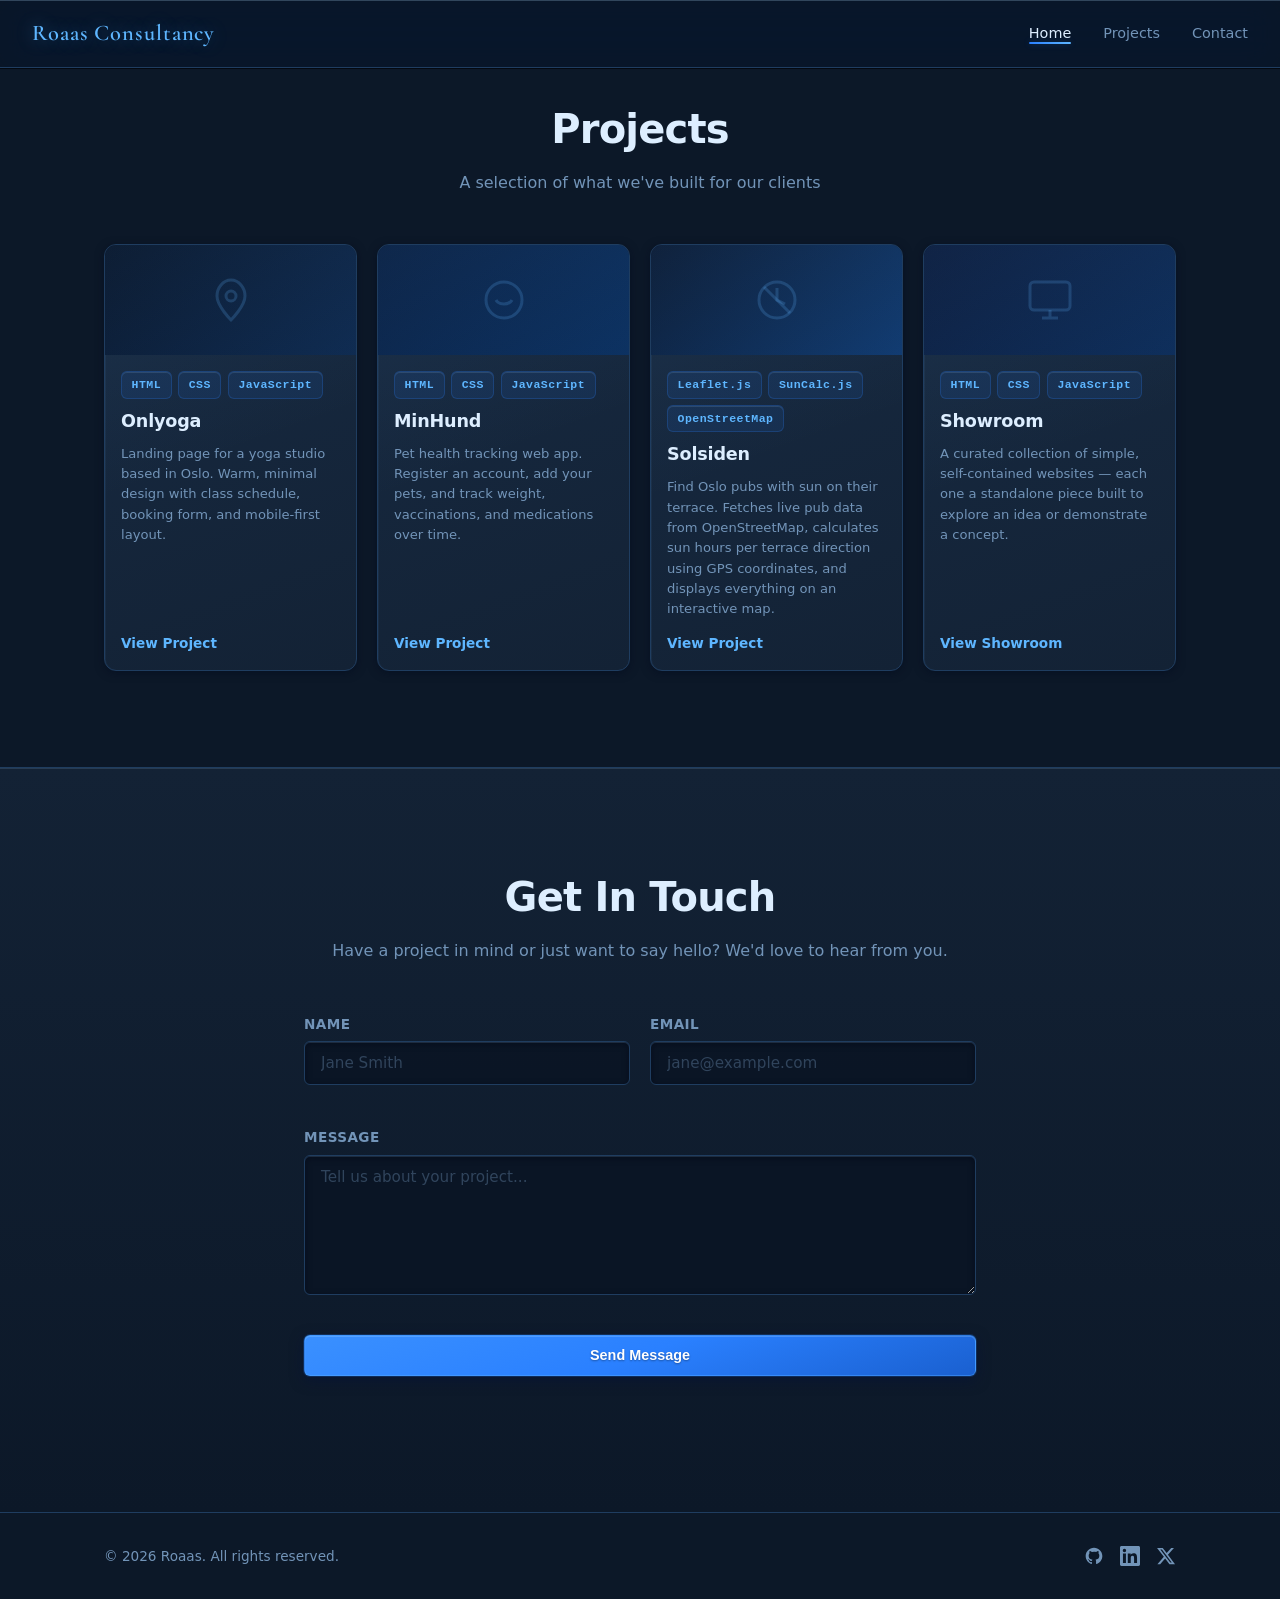
<file: index.html>
<!DOCTYPE html>
<html lang="en">
<head>
  <meta charset="UTF-8" />
  <meta name="viewport" content="width=device-width, initial-scale=1.0" />
  <title>Roaas</title>
  <link rel="preconnect" href="https://fonts.googleapis.com" />
  <link rel="preconnect" href="https://fonts.gstatic.com" crossorigin />
  <link href="https://fonts.googleapis.com/css2?family=Cormorant+Garamond:wght@600&display=swap" rel="stylesheet" />
  <link rel="stylesheet" href="styles.css" />
</head>
<body>

  <!-- Navigation -->
  <nav class="nav">
    <a href="#projects" class="nav__logo" aria-label="Roaas home">
      <span class="nav__logo-text">Roaas Consultancy</span>
    </a>
    <ul class="nav__links">
      <li><a href="#projects">Home</a></li>
      <li><a href="#projects">Projects</a></li>
      <li><a href="#contact">Contact</a></li>
    </ul>
    <button class="nav__toggle" aria-label="Toggle menu">
      <span></span><span></span><span></span>
    </button>
  </nav>

  <!-- Projects -->
  <section class="projects" id="projects">
    <div class="container">
      <h2 class="section__title">Projects</h2>
      <p class="section__subtitle">A selection of what we've built for our clients</p>
      <div class="projects__grid" id="projects-grid">

        <!-- Project Card — duplicate this block to add more projects -->
        <article class="card">
          <div class="card__img-wrap">
            <div class="card__img card__img--placeholder">
              <svg xmlns="http://www.w3.org/2000/svg" viewBox="0 0 24 24" fill="none" stroke="currentColor" stroke-width="1.5"><path d="M12 2C8 2 5 6 5 10c0 5 7 12 7 12s7-7 7-12c0-4-3-8-7-8z"/><circle cx="12" cy="10" r="2.5"/></svg>
            </div>
          </div>
          <div class="card__body">
            <div class="card__tags">
              <span class="tag">HTML</span>
              <span class="tag">CSS</span>
              <span class="tag">JavaScript</span>
            </div>
            <h3 class="card__title">Onlyoga</h3>
            <p class="card__desc">Landing page for a yoga studio based in Oslo. Warm, minimal design with class schedule, booking form, and mobile-first layout.</p>
            <div class="card__links">
              <a href="/onlyoga/" class="card__link">View Project</a>
            </div>
          </div>
        </article>

        <article class="card">
          <div class="card__img-wrap">
            <div class="card__img card__img--placeholder card__img--alt">
              <svg xmlns="http://www.w3.org/2000/svg" viewBox="0 0 24 24" fill="none" stroke="currentColor" stroke-width="1.5"><circle cx="12" cy="12" r="9"/><path d="M8 12s1 2 4 2 4-2 4-2M9 9h.01M15 9h.01"/></svg>
            </div>
          </div>
          <div class="card__body">
            <div class="card__tags">
              <span class="tag">HTML</span>
              <span class="tag">CSS</span>
              <span class="tag">JavaScript</span>
            </div>
            <h3 class="card__title">MinHund</h3>
            <p class="card__desc">Pet health tracking web app. Register an account, add your pets, and track weight, vaccinations, and medications over time.</p>
            <div class="card__links">
              <a href="/minhund/" class="card__link">View Project</a>
            </div>
          </div>
        </article>

        <article class="card">
          <div class="card__img-wrap">
            <div class="card__img card__img--placeholder card__img--alt2">
              <svg xmlns="http://www.w3.org/2000/svg" viewBox="0 0 24 24" fill="none" stroke="currentColor" stroke-width="1.5"><circle cx="12" cy="12" r="9"/><path d="M12 6v6l4 2"/><path d="M5.5 5.5l13 13"/></svg>
            </div>
          </div>
          <div class="card__body">
            <div class="card__tags">
              <span class="tag">Leaflet.js</span>
              <span class="tag">SunCalc.js</span>
              <span class="tag">OpenStreetMap</span>
            </div>
            <h3 class="card__title">Solsiden</h3>
            <p class="card__desc">Find Oslo pubs with sun on their terrace. Fetches live pub data from OpenStreetMap, calculates sun hours per terrace direction using GPS coordinates, and displays everything on an interactive map.</p>
            <div class="card__links">
              <a href="/solsiden/" class="card__link">View Project</a>
            </div>
          </div>
        </article>

        <article class="card">
          <div class="card__img-wrap">
            <div class="card__img card__img--placeholder card__img--alt3">
              <svg xmlns="http://www.w3.org/2000/svg" viewBox="0 0 24 24" fill="none" stroke="currentColor" stroke-width="1.5"><rect x="2" y="3" width="20" height="14" rx="2"/><path d="M8 21h8M12 17v4"/></svg>
            </div>
          </div>
          <div class="card__body">
            <div class="card__tags">
              <span class="tag">HTML</span>
              <span class="tag">CSS</span>
              <span class="tag">JavaScript</span>
            </div>
            <h3 class="card__title">Showroom</h3>
            <p class="card__desc">A curated collection of simple, self-contained websites — each one a standalone piece built to explore an idea or demonstrate a concept.</p>
            <div class="card__links">
              <a href="/showroom/" class="card__link">View Showroom</a>
            </div>
          </div>
        </article>

      </div>
    </div>
  </section>

  <!-- Contact -->
  <section class="contact" id="contact">
    <div class="container container--narrow">
      <h2 class="section__title">Get In Touch</h2>
      <p class="section__subtitle">Have a project in mind or just want to say hello? We'd love to hear from you.</p>

      <form class="form" id="contact-form" novalidate>
        <div class="form__row">
          <div class="form__group">
            <label for="name" class="form__label">Name</label>
            <input type="text" id="name" name="name" class="form__input" placeholder="Jane Smith" required />
            <span class="form__error" id="name-error"></span>
          </div>
          <div class="form__group">
            <label for="email" class="form__label">Email</label>
            <input type="email" id="email" name="email" class="form__input" placeholder="jane@example.com" required />
            <span class="form__error" id="email-error"></span>
          </div>
        </div>
        <div class="form__group">
          <label for="message" class="form__label">Message</label>
          <textarea id="message" name="message" class="form__input form__textarea" placeholder="Tell us about your project..." rows="5" required></textarea>
          <span class="form__error" id="message-error"></span>
        </div>
        <button type="submit" class="btn btn--primary btn--full" id="submit-btn">Send Message</button>
        <p class="form__status" id="form-status" aria-live="polite"></p>
      </form>
    </div>
  </section>

  <!-- Footer -->
  <footer class="footer">
    <div class="container">
      <p class="footer__copy">&copy; <span id="year"></span> Roaas. All rights reserved.</p>
      <ul class="footer__social">
        <li><a href="#" target="_blank" rel="noopener" aria-label="GitHub">
          <svg xmlns="http://www.w3.org/2000/svg" viewBox="0 0 24 24" fill="currentColor"><path d="M12 2C6.477 2 2 6.477 2 12c0 4.418 2.865 8.166 6.839 9.49.5.092.682-.217.682-.482 0-.237-.009-.868-.013-1.703-2.782.604-3.369-1.34-3.369-1.34-.454-1.156-1.11-1.463-1.11-1.463-.908-.62.069-.608.069-.608 1.003.07 1.531 1.03 1.531 1.03.892 1.529 2.341 1.087 2.91.832.092-.647.35-1.088.636-1.338-2.22-.253-4.555-1.11-4.555-4.943 0-1.091.39-1.984 1.029-2.683-.103-.253-.446-1.27.098-2.647 0 0 .84-.269 2.75 1.025A9.578 9.578 0 0 1 12 6.836c.85.004 1.705.114 2.504.336 1.909-1.294 2.747-1.025 2.747-1.025.546 1.377.202 2.394.1 2.647.64.699 1.028 1.592 1.028 2.683 0 3.842-2.339 4.687-4.566 4.935.359.309.678.919.678 1.852 0 1.336-.012 2.415-.012 2.743 0 .267.18.578.688.48C19.138 20.163 22 16.418 22 12c0-5.523-4.477-10-10-10z"/></svg>
        </a></li>
        <li><a href="#" target="_blank" rel="noopener" aria-label="LinkedIn">
          <svg xmlns="http://www.w3.org/2000/svg" viewBox="0 0 24 24" fill="currentColor"><path d="M20.447 20.452h-3.554v-5.569c0-1.328-.027-3.037-1.852-3.037-1.853 0-2.136 1.445-2.136 2.939v5.667H9.351V9h3.414v1.561h.046c.477-.9 1.637-1.85 3.37-1.85 3.601 0 4.267 2.37 4.267 5.455v6.286zM5.337 7.433a2.062 2.062 0 0 1-2.063-2.065 2.064 2.064 0 1 1 2.063 2.065zm1.782 13.019H3.555V9h3.564v11.452zM22.225 0H1.771C.792 0 0 .774 0 1.729v20.542C0 23.227.792 24 1.771 24h20.451C23.2 24 24 23.227 24 22.271V1.729C24 .774 23.2 0 22.222 0h.003z"/></svg>
        </a></li>
        <li><a href="#" target="_blank" rel="noopener" aria-label="Twitter / X">
          <svg xmlns="http://www.w3.org/2000/svg" viewBox="0 0 24 24" fill="currentColor"><path d="M18.244 2.25h3.308l-7.227 8.26 8.502 11.24H16.17l-5.214-6.817L4.99 21.75H1.68l7.73-8.835L1.254 2.25H8.08l4.713 6.231zm-1.161 17.52h1.833L7.084 4.126H5.117z"/></svg>
        </a></li>
      </ul>
    </div>
  </footer>

  <script src="script.js"></script>
</body>
</html>
</file>
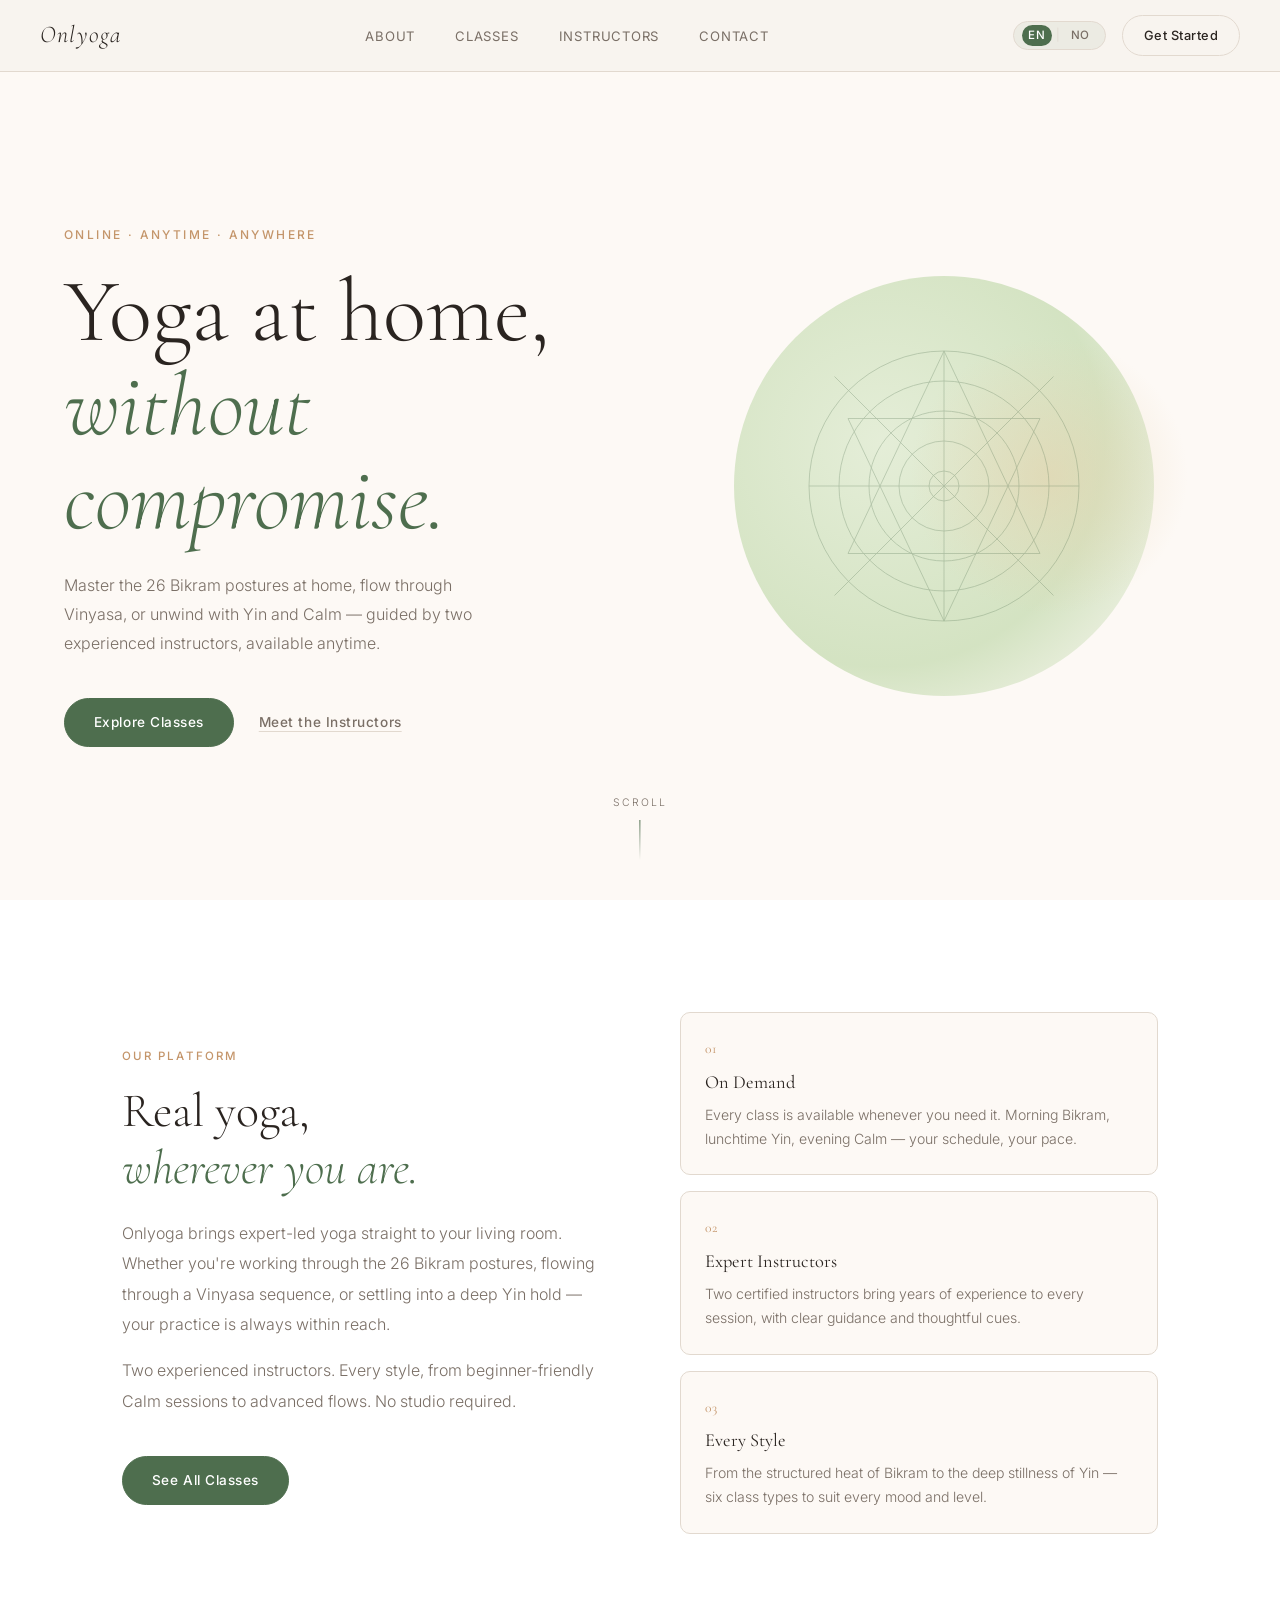
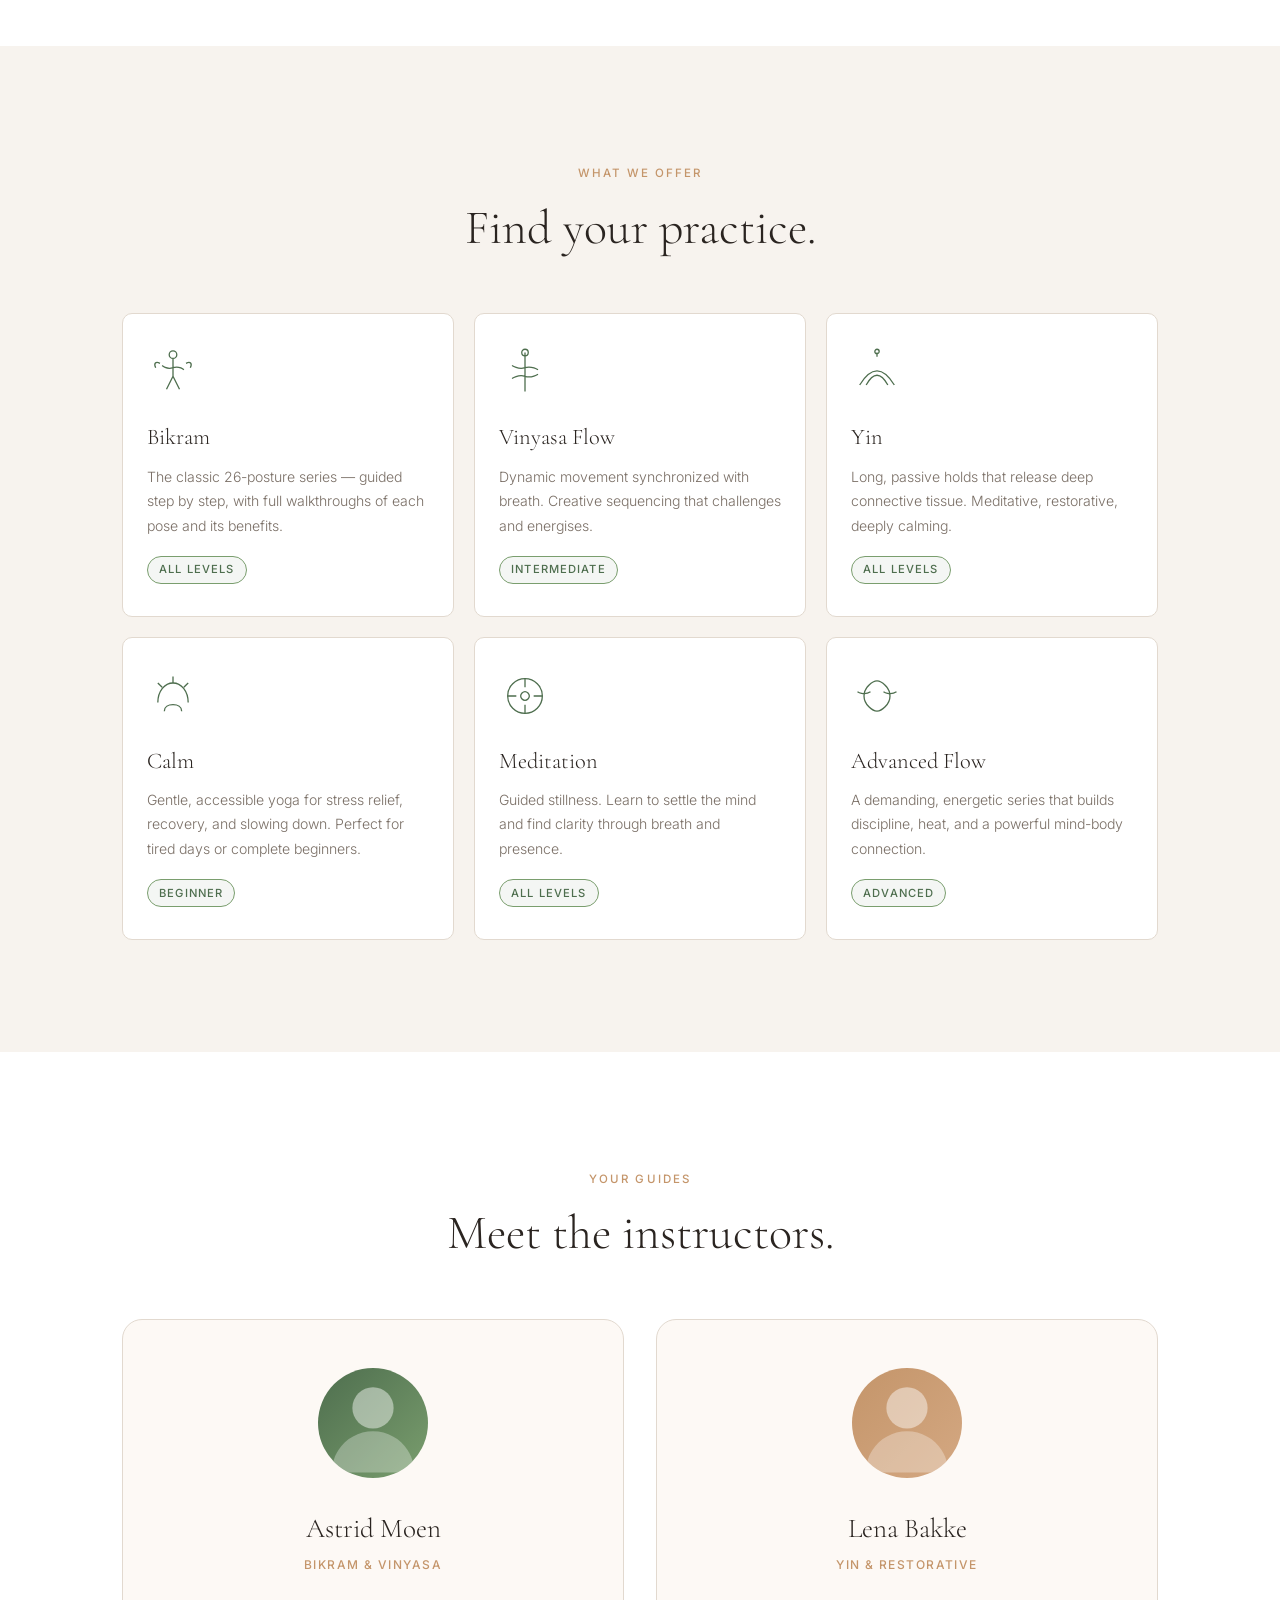
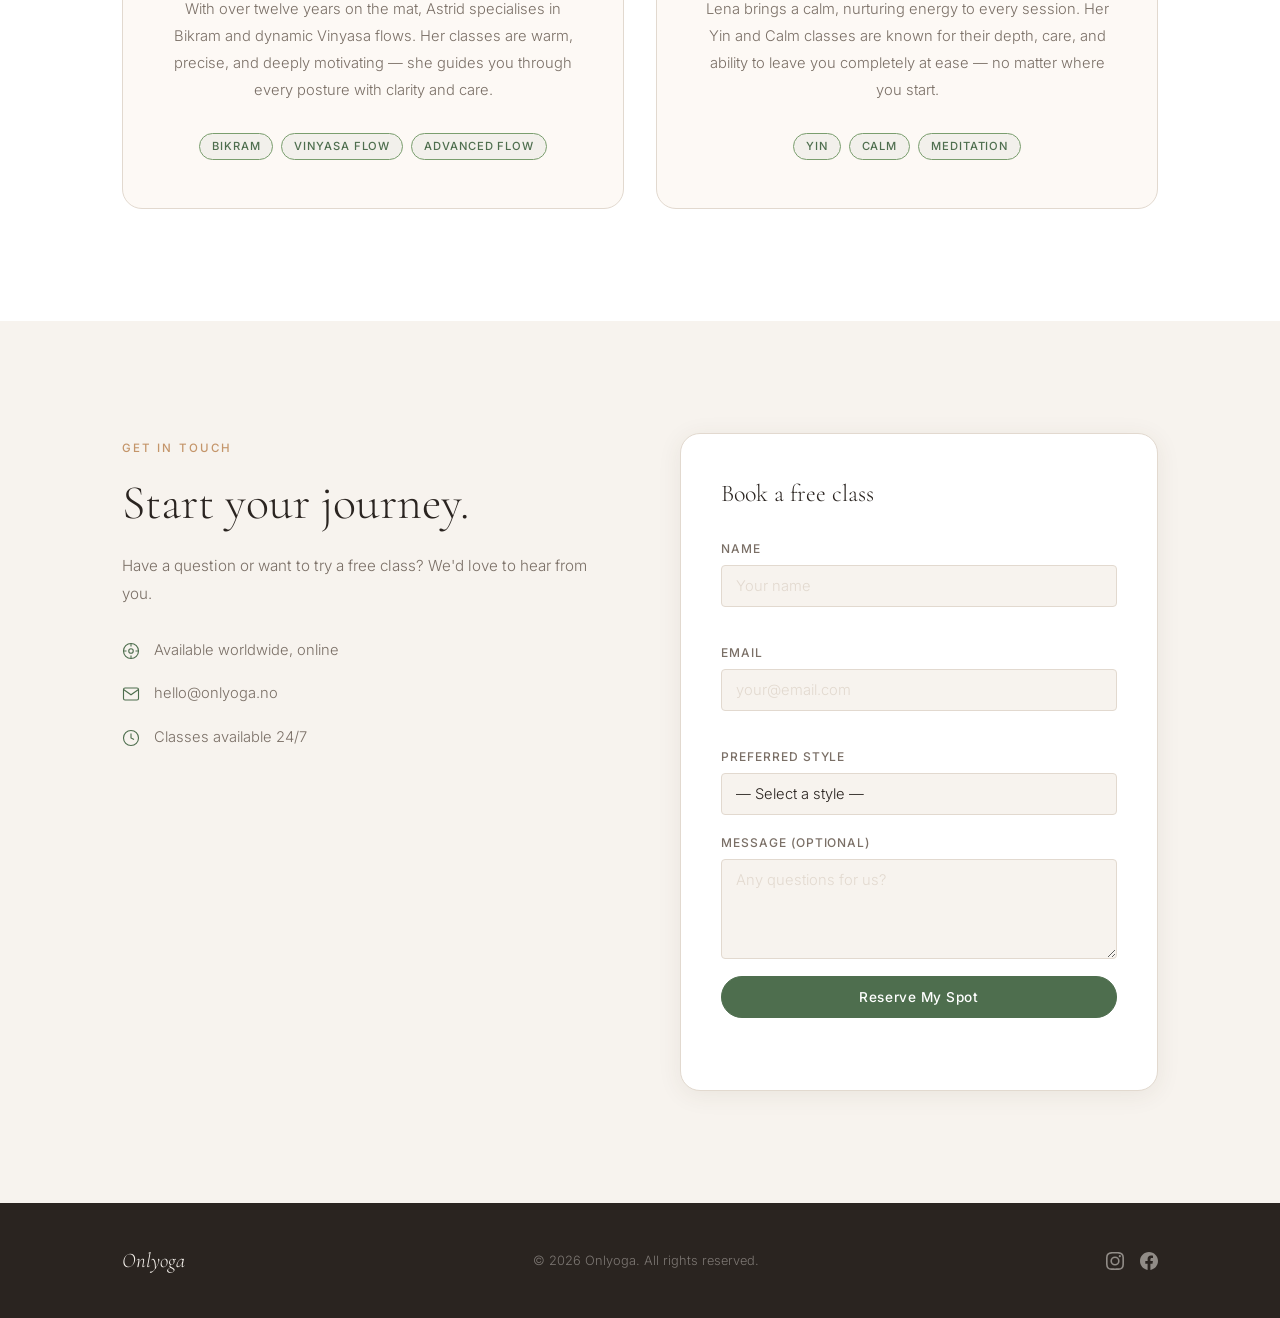
<file: onlyoga/index.html>
<!DOCTYPE html>
<html lang="en">
<head>
  <meta charset="UTF-8" />
  <meta name="viewport" content="width=device-width, initial-scale=1.0" />
  <title>Onlyoga</title>
  <link rel="preconnect" href="https://fonts.googleapis.com" />
  <link rel="preconnect" href="https://fonts.gstatic.com" crossorigin />
  <link href="https://fonts.googleapis.com/css2?family=Cormorant+Garamond:ital,wght@0,300;0,400;0,600;1,300;1,400&family=Inter:wght@300;400;500&display=swap" rel="stylesheet" />
  <link rel="stylesheet" href="styles.css" />
</head>
<body>

  <!-- Navigation -->
  <nav class="nav">
    <a href="#" class="nav__logo">Onlyoga</a>
    <ul class="nav__links">
      <li><a href="#about" data-i18n="navAbout">About</a></li>
      <li><a href="#classes" data-i18n="navClasses">Classes</a></li>
      <li><a href="#instructors" data-i18n="navInstructors">Instructors</a></li>
      <li><a href="#contact" data-i18n="navContact">Contact</a></li>
    </ul>
    <div class="nav__right">
      <div class="lang-toggle" role="group" aria-label="Language">
        <button class="lang-btn active" data-lang="en">EN</button>
        <span class="lang-divider" aria-hidden="true">|</span>
        <button class="lang-btn" data-lang="no">NO</button>
      </div>
      <a href="#contact" class="btn btn--outline nav__cta" data-i18n="navCta">Get Started</a>
    </div>
    <button class="nav__toggle" aria-label="Toggle menu">
      <span></span><span></span><span></span>
    </button>
  </nav>

  <!-- Hero -->
  <section class="hero" id="hero">
    <div class="hero__inner">
      <p class="hero__location" data-i18n="heroTag">Online · Anytime · Anywhere</p>
      <h1 class="hero__title"><span data-i18n="heroTitle1">Yoga at home,</span><br /><em data-i18n="heroTitle2">without compromise.</em></h1>
      <p class="hero__sub" data-i18n="heroSub">Master the 26 Bikram postures at home, flow through Vinyasa, or unwind with Yin and Calm — guided by two experienced instructors, available anytime.</p>
      <div class="hero__actions">
        <a href="#classes" class="btn btn--primary" data-i18n="heroBtn1">Explore Classes</a>
        <a href="#instructors" class="btn btn--ghost" data-i18n="heroBtn2">Meet the Instructors</a>
      </div>
    </div>
    <div class="hero__visual" aria-hidden="true">
      <div class="hero__shape hero__shape--1"></div>
      <div class="hero__shape hero__shape--2"></div>
      <div class="hero__mandala">
        <svg viewBox="0 0 200 200" xmlns="http://www.w3.org/2000/svg" fill="none" stroke="currentColor" stroke-width="0.5" opacity="0.35">
          <circle cx="100" cy="100" r="90"/>
          <circle cx="100" cy="100" r="70"/>
          <circle cx="100" cy="100" r="50"/>
          <circle cx="100" cy="100" r="30"/>
          <circle cx="100" cy="100" r="10"/>
          <line x1="100" y1="10" x2="100" y2="190"/>
          <line x1="10" y1="100" x2="190" y2="100"/>
          <line x1="27" y1="27" x2="173" y2="173"/>
          <line x1="173" y1="27" x2="27" y2="173"/>
          <line x1="100" y1="10" x2="164" y2="145"/>
          <line x1="164" y1="145" x2="36" y2="145"/>
          <line x1="36" y1="145" x2="100" y2="10"/>
          <line x1="100" y1="190" x2="164" y2="55"/>
          <line x1="164" y1="55" x2="36" y2="55"/>
          <line x1="36" y1="55" x2="100" y2="190"/>
        </svg>
      </div>
    </div>
    <div class="hero__scroll" aria-hidden="true">
      <span data-i18n="heroScroll">scroll</span>
      <div class="hero__scroll-line"></div>
    </div>
  </section>

  <!-- About -->
  <section class="about" id="about">
    <div class="container about__grid">
      <div class="about__text reveal">
        <span class="label" data-i18n="aboutLabel">Our Platform</span>
        <h2 class="section__title"><span data-i18n="aboutTitle1">Real yoga,</span><br /><em data-i18n="aboutTitle2">wherever you are.</em></h2>
        <p data-i18n="aboutP1">Onlyoga brings expert-led yoga straight to your living room. Whether you're working through the 26 Bikram postures, flowing through a Vinyasa sequence, or settling into a deep Yin hold — your practice is always within reach.</p>
        <p data-i18n="aboutP2">Two experienced instructors. Every style, from beginner-friendly Calm sessions to advanced flows. No studio required.</p>
        <a href="#classes" class="btn btn--primary" data-i18n="aboutBtn">See All Classes</a>
      </div>
      <div class="about__feature-wrap reveal reveal--right">
        <div class="about__feature">
          <div class="feature-card">
            <span class="feature-card__num" data-i18n="feat1Num">01</span>
            <h3 data-i18n="feat1Title">On Demand</h3>
            <p data-i18n="feat1Desc">Every class is available whenever you need it. Morning Bikram, lunchtime Yin, evening Calm — your schedule, your pace.</p>
          </div>
          <div class="feature-card">
            <span class="feature-card__num" data-i18n="feat2Num">02</span>
            <h3 data-i18n="feat2Title">Expert Instructors</h3>
            <p data-i18n="feat2Desc">Two certified instructors bring years of experience to every session, with clear guidance and thoughtful cues.</p>
          </div>
          <div class="feature-card">
            <span class="feature-card__num" data-i18n="feat3Num">03</span>
            <h3 data-i18n="feat3Title">Every Style</h3>
            <p data-i18n="feat3Desc">From the structured heat of Bikram to the deep stillness of Yin — six class types to suit every mood and level.</p>
          </div>
        </div>
      </div>
    </div>
  </section>

  <!-- Classes -->
  <section class="classes" id="classes">
    <div class="container">
      <div class="section__header reveal">
        <span class="label" data-i18n="classesLabel">What We Offer</span>
        <h2 class="section__title" data-i18n="classesTitle">Find your practice.</h2>
      </div>
      <div class="classes__grid">

        <article class="class-card reveal">
          <div class="class-card__icon">
            <svg viewBox="0 0 48 48" fill="none" stroke="currentColor" stroke-width="1.2" xmlns="http://www.w3.org/2000/svg">
              <circle cx="24" cy="8" r="3.5"/>
              <path d="M24 12 L24 28 M14 18 C14 18 18 22 24 20 C30 18 34 22 34 22 M24 28 L18 40 M24 28 L30 40"/>
              <path d="M12 16 C8 14 6 16 8 20 M36 16 C40 14 42 16 40 20"/>
            </svg>
          </div>
          <h3 class="class-card__name" data-i18n="bikramName">Bikram</h3>
          <p class="class-card__desc" data-i18n="bikramDesc">The classic 26-posture series — guided step by step, with full walkthroughs of each pose and its benefits.</p>
          <span class="class-card__level" data-i18n="bikramLevel">All levels</span>
        </article>

        <article class="class-card reveal">
          <div class="class-card__icon">
            <svg viewBox="0 0 48 48" fill="none" stroke="currentColor" stroke-width="1.2" xmlns="http://www.w3.org/2000/svg">
              <path d="M24 6 L24 42 M12 18 C12 18 18 22 24 20 C30 18 36 22 36 22 M12 30 C12 30 18 26 24 28 C30 30 36 26 36 26"/>
              <circle cx="24" cy="6" r="3"/>
            </svg>
          </div>
          <h3 class="class-card__name" data-i18n="vinyasaName">Vinyasa Flow</h3>
          <p class="class-card__desc" data-i18n="vinyasaDesc">Dynamic movement synchronized with breath. Creative sequencing that challenges and energises.</p>
          <span class="class-card__level" data-i18n="vinyasaLevel">Intermediate</span>
        </article>

        <article class="class-card reveal">
          <div class="class-card__icon">
            <svg viewBox="0 0 48 48" fill="none" stroke="currentColor" stroke-width="1.2" xmlns="http://www.w3.org/2000/svg">
              <path d="M8 36 Q24 10 40 36"/>
              <path d="M14 36 Q24 18 34 36"/>
              <line x1="24" y1="10" x2="24" y2="6"/>
              <circle cx="24" cy="5" r="2"/>
            </svg>
          </div>
          <h3 class="class-card__name" data-i18n="yinName">Yin</h3>
          <p class="class-card__desc" data-i18n="yinDesc">Long, passive holds that release deep connective tissue. Meditative, restorative, deeply calming.</p>
          <span class="class-card__level" data-i18n="yinLevel">All levels</span>
        </article>

        <article class="class-card reveal">
          <div class="class-card__icon">
            <svg viewBox="0 0 48 48" fill="none" stroke="currentColor" stroke-width="1.2" xmlns="http://www.w3.org/2000/svg">
              <path d="M10 30 C10 20 16 12 24 12 C32 12 38 20 38 30"/>
              <path d="M16 38 C16 34 19.6 32 24 32 C28.4 32 32 34 32 38"/>
              <line x1="24" y1="12" x2="24" y2="6"/>
              <line x1="14" y1="16" x2="10" y2="12"/>
              <line x1="34" y1="16" x2="38" y2="12"/>
            </svg>
          </div>
          <h3 class="class-card__name" data-i18n="calmName">Calm</h3>
          <p class="class-card__desc" data-i18n="calmDesc">Gentle, accessible yoga for stress relief, recovery, and slowing down. Perfect for tired days or complete beginners.</p>
          <span class="class-card__level" data-i18n="calmLevel">Beginner</span>
        </article>

        <article class="class-card reveal">
          <div class="class-card__icon">
            <svg viewBox="0 0 48 48" fill="none" stroke="currentColor" stroke-width="1.2" xmlns="http://www.w3.org/2000/svg">
              <circle cx="24" cy="24" r="16"/>
              <path d="M24 8 L24 16 M24 32 L24 40 M8 24 L16 24 M32 24 L40 24"/>
              <path d="M24 20 C22 20 20 22 20 24 C20 26 22 28 24 28 C26 28 28 26 28 24 C28 22 26 20 24 20Z"/>
            </svg>
          </div>
          <h3 class="class-card__name" data-i18n="meditationName">Meditation</h3>
          <p class="class-card__desc" data-i18n="meditationDesc">Guided stillness. Learn to settle the mind and find clarity through breath and presence.</p>
          <span class="class-card__level" data-i18n="meditationLevel">All levels</span>
        </article>

        <article class="class-card reveal">
          <div class="class-card__icon">
            <svg viewBox="0 0 48 48" fill="none" stroke="currentColor" stroke-width="1.2" xmlns="http://www.w3.org/2000/svg">
              <path d="M12 24 C12 16 20 10 24 10 C28 10 36 16 36 24"/>
              <path d="M12 24 C12 32 20 38 24 38 C28 38 36 32 36 24"/>
              <path d="M6 20 C6 20 12 24 18 20 M30 20 C30 20 36 24 42 20"/>
            </svg>
          </div>
          <h3 class="class-card__name" data-i18n="advancedName">Advanced Flow</h3>
          <p class="class-card__desc" data-i18n="advancedDesc">A demanding, energetic series that builds discipline, heat, and a powerful mind-body connection.</p>
          <span class="class-card__level" data-i18n="advancedLevel">Advanced</span>
        </article>

      </div>
    </div>
  </section>

  <!-- Instructors -->
  <section class="instructors" id="instructors">
    <div class="container">
      <div class="section__header reveal">
        <span class="label" data-i18n="instrLabel">Your Guides</span>
        <h2 class="section__title" data-i18n="instrTitle">Meet the instructors.</h2>
      </div>
      <div class="instructors__grid">

        <article class="instructor-card reveal">
          <div class="instructor-card__avatar instructor-card__avatar--1">
            <svg viewBox="0 0 80 80" fill="none" xmlns="http://www.w3.org/2000/svg" aria-hidden="true">
              <circle cx="40" cy="29" r="15" fill="rgba(255,255,255,0.45)"/>
              <path d="M10 76c0-16.569 13.431-30 30-30s30 13.431 30 30" fill="rgba(255,255,255,0.3)"/>
            </svg>
          </div>
          <h3 class="instructor-card__name" data-i18n="instr1Name">Astrid Moen</h3>
          <p class="instructor-card__role" data-i18n="instr1Role">Bikram &amp; Vinyasa</p>
          <p class="instructor-card__bio" data-i18n="instr1Bio">With over twelve years on the mat, Astrid specialises in Bikram and dynamic Vinyasa flows. Her classes are warm, precise, and deeply motivating — she guides you through every posture with clarity and care.</p>
          <div class="instructor-card__tags">
            <span class="instructor-card__tag">Bikram</span>
            <span class="instructor-card__tag">Vinyasa Flow</span>
            <span class="instructor-card__tag" data-i18n="advancedName">Advanced Flow</span>
          </div>
        </article>

        <article class="instructor-card reveal reveal--right">
          <div class="instructor-card__avatar instructor-card__avatar--2">
            <svg viewBox="0 0 80 80" fill="none" xmlns="http://www.w3.org/2000/svg" aria-hidden="true">
              <circle cx="40" cy="29" r="15" fill="rgba(255,255,255,0.45)"/>
              <path d="M10 76c0-16.569 13.431-30 30-30s30 13.431 30 30" fill="rgba(255,255,255,0.3)"/>
            </svg>
          </div>
          <h3 class="instructor-card__name" data-i18n="instr2Name">Lena Bakke</h3>
          <p class="instructor-card__role" data-i18n="instr2Role">Yin &amp; Restorative</p>
          <p class="instructor-card__bio" data-i18n="instr2Bio">Lena brings a calm, nurturing energy to every session. Her Yin and Calm classes are known for their depth, care, and ability to leave you completely at ease — no matter where you start.</p>
          <div class="instructor-card__tags">
            <span class="instructor-card__tag">Yin</span>
            <span class="instructor-card__tag" data-i18n="calmName">Calm</span>
            <span class="instructor-card__tag" data-i18n="meditationName">Meditation</span>
          </div>
        </article>

      </div>
    </div>
  </section>

  <!-- Contact -->
  <section class="contact" id="contact">
    <div class="container contact__grid">
      <div class="contact__info reveal">
        <span class="label" data-i18n="contactLabel">Get In Touch</span>
        <h2 class="section__title" data-i18n="contactTitle">Start your journey.</h2>
        <p class="contact__intro" data-i18n="contactSub">Have a question or want to try a free class? We'd love to hear from you.</p>
        <ul class="contact__details">
          <li>
            <svg viewBox="0 0 24 24" fill="none" stroke="currentColor" stroke-width="1.5" xmlns="http://www.w3.org/2000/svg"><circle cx="12" cy="12" r="10"/><path d="M2 12h4M18 12h4M12 2v4M12 18v4"/><circle cx="12" cy="12" r="3"/></svg>
            <span data-i18n="contactAvail">Available worldwide, online</span>
          </li>
          <li>
            <svg viewBox="0 0 24 24" fill="none" stroke="currentColor" stroke-width="1.5" xmlns="http://www.w3.org/2000/svg"><path d="M4 4h16c1.1 0 2 .9 2 2v12c0 1.1-.9 2-2 2H4c-1.1 0-2-.9-2-2V6c0-1.1.9-2 2-2z"/><polyline points="22,6 12,13 2,6"/></svg>
            <span>hello@onlyoga.no</span>
          </li>
          <li>
            <svg viewBox="0 0 24 24" fill="none" stroke="currentColor" stroke-width="1.5" xmlns="http://www.w3.org/2000/svg"><circle cx="12" cy="12" r="10"/><polyline points="12 6 12 12 16 14"/></svg>
            <span data-i18n="contactHours">Classes available 24/7</span>
          </li>
        </ul>
      </div>
      <div class="contact__form-wrap reveal reveal--right">
        <form class="form" id="contact-form" novalidate>
          <h3 class="form__title" data-i18n="formTitle">Book a free class</h3>
          <div class="form__group">
            <label for="name" class="form__label" data-i18n="formName">Name</label>
            <input type="text" id="name" name="name" class="form__input" data-i18n-ph="formNamePh" placeholder="Your name" required />
            <span class="form__error" id="name-error"></span>
          </div>
          <div class="form__group">
            <label for="email" class="form__label" data-i18n="formEmail">Email</label>
            <input type="email" id="email" name="email" class="form__input" data-i18n-ph="formEmailPh" placeholder="your@email.com" required />
            <span class="form__error" id="email-error"></span>
          </div>
          <div class="form__group">
            <label for="class-type" class="form__label" data-i18n="formStyle">Preferred Style</label>
            <select id="class-type" name="class-type" class="form__input form__select">
              <option value="" data-i18n="formStylePh">— Select a style —</option>
              <option data-i18n="bikramName">Bikram</option>
              <option data-i18n="vinyasaName">Vinyasa Flow</option>
              <option data-i18n="yinName">Yin</option>
              <option data-i18n="calmName">Calm</option>
              <option data-i18n="meditationName">Meditation</option>
              <option data-i18n="advancedName">Advanced Flow</option>
            </select>
          </div>
          <div class="form__group">
            <label for="message" class="form__label" data-i18n="formMessage">Message (optional)</label>
            <textarea id="message" name="message" class="form__input form__textarea" data-i18n-ph="formMessagePh" placeholder="Any questions for us?" rows="3"></textarea>
          </div>
          <button type="submit" class="btn btn--primary btn--full" id="submit-btn" data-i18n="formSubmit">Reserve My Spot</button>
          <p class="form__status" id="form-status" aria-live="polite"></p>
        </form>
      </div>
    </div>
  </section>

  <!-- Footer -->
  <footer class="footer">
    <div class="container">
      <p class="footer__logo">Onlyoga</p>
      <p class="footer__copy">&copy; <span id="year"></span> <span data-i18n="footerCopy">Onlyoga. All rights reserved.</span></p>
      <ul class="footer__social">
        <li><a href="#" aria-label="Instagram">
          <svg viewBox="0 0 24 24" fill="currentColor" xmlns="http://www.w3.org/2000/svg"><path d="M12 2.163c3.204 0 3.584.012 4.85.07 3.252.148 4.771 1.691 4.919 4.919.058 1.265.069 1.645.069 4.849 0 3.205-.012 3.584-.069 4.849-.149 3.225-1.664 4.771-4.919 4.919-1.266.058-1.644.07-4.85.07-3.204 0-3.584-.012-4.849-.07-3.26-.149-4.771-1.699-4.919-4.92-.058-1.265-.07-1.644-.07-4.849 0-3.204.013-3.583.07-4.849.149-3.227 1.664-4.771 4.919-4.919 1.266-.057 1.645-.069 4.849-.069zM12 0C8.741 0 8.333.014 7.053.072 2.695.272.273 2.69.073 7.052.014 8.333 0 8.741 0 12c0 3.259.014 3.668.072 4.948.2 4.358 2.618 6.78 6.98 6.98C8.333 23.986 8.741 24 12 24c3.259 0 3.668-.014 4.948-.072 4.354-.2 6.782-2.618 6.979-6.98.059-1.28.073-1.689.073-4.948 0-3.259-.014-3.667-.072-4.947-.196-4.354-2.617-6.78-6.979-6.98C15.668.014 15.259 0 12 0zm0 5.838a6.162 6.162 0 1 0 0 12.324 6.162 6.162 0 0 0 0-12.324zM12 16a4 4 0 1 1 0-8 4 4 0 0 1 0 8zm6.406-11.845a1.44 1.44 0 1 0 0 2.881 1.44 1.44 0 0 0 0-2.881z"/></svg>
        </a></li>
        <li><a href="#" aria-label="Facebook">
          <svg viewBox="0 0 24 24" fill="currentColor" xmlns="http://www.w3.org/2000/svg"><path d="M24 12.073c0-6.627-5.373-12-12-12s-12 5.373-12 12c0 5.99 4.388 10.954 10.125 11.854v-8.385H7.078v-3.47h3.047V9.43c0-3.007 1.792-4.669 4.533-4.669 1.312 0 2.686.235 2.686.235v2.953H15.83c-1.491 0-1.956.925-1.956 1.874v2.25h3.328l-.532 3.47h-2.796v8.385C19.612 23.027 24 18.062 24 12.073z"/></svg>
        </a></li>
      </ul>
    </div>
  </footer>

  <script src="script.js"></script>
</body>
</html>
</file>
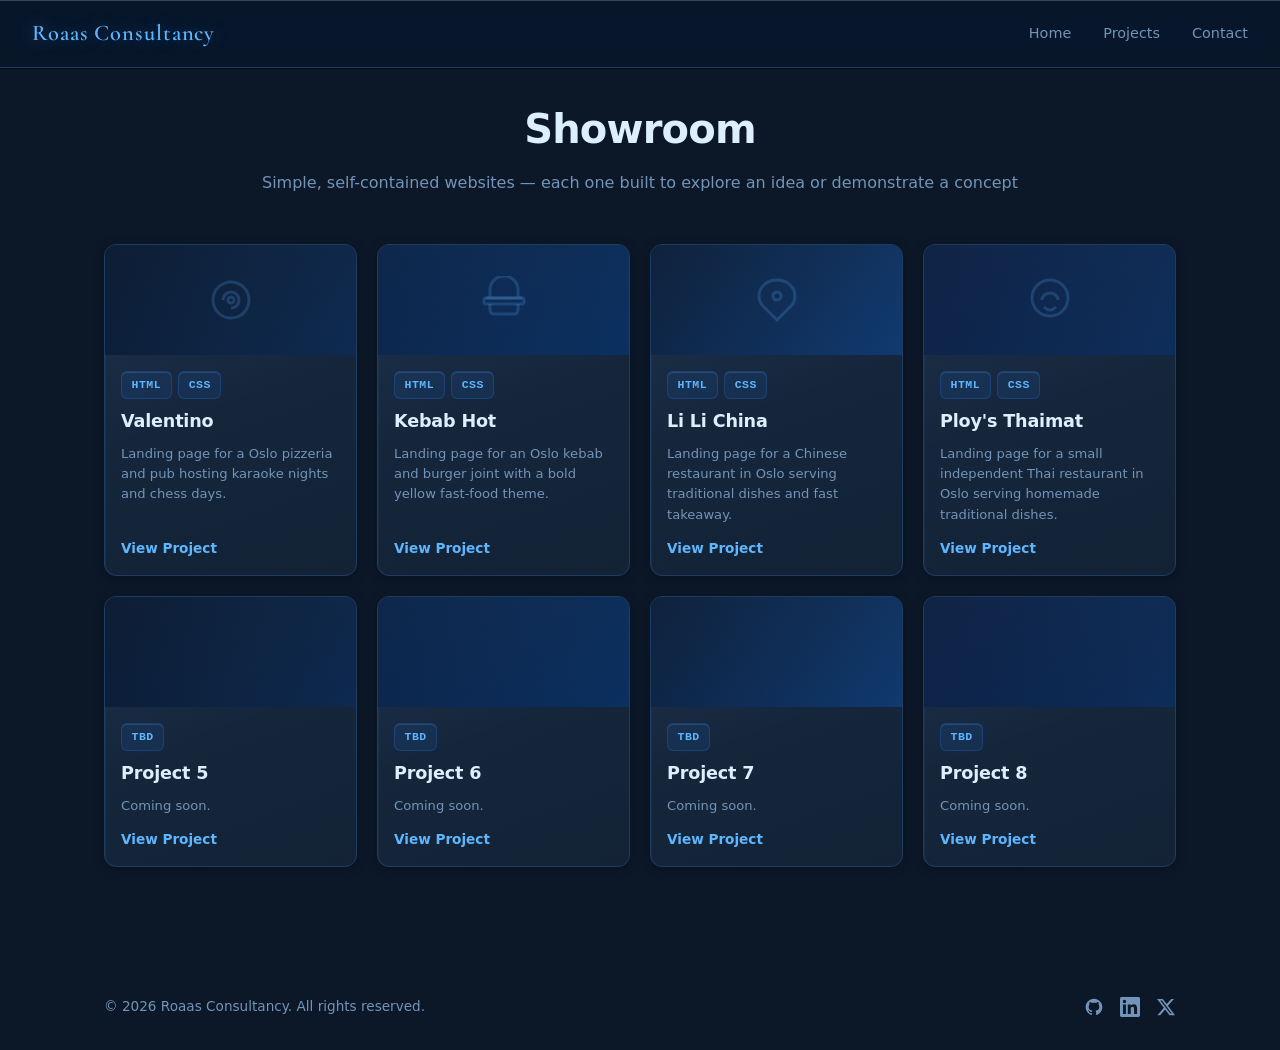
<file: showroom/index.html>
<!DOCTYPE html>
<html lang="en">
<head>
  <meta charset="UTF-8" />
  <meta name="viewport" content="width=device-width, initial-scale=1.0" />
  <title>Showroom — Roaas Consultancy</title>
  <link rel="preconnect" href="https://fonts.googleapis.com" />
  <link rel="preconnect" href="https://fonts.gstatic.com" crossorigin />
  <link href="https://fonts.googleapis.com/css2?family=Cormorant+Garamond:wght@600&display=swap" rel="stylesheet" />
  <link rel="stylesheet" href="../styles.css" />
</head>
<body>

  <!-- Navigation -->
  <nav class="nav">
    <a href="/" class="nav__logo" aria-label="Roaas home">
      <span class="nav__logo-text">Roaas Consultancy</span>
    </a>
    <ul class="nav__links">
      <li><a href="/">Home</a></li>
      <li><a href="/#projects">Projects</a></li>
      <li><a href="/#contact">Contact</a></li>
    </ul>
    <button class="nav__toggle" aria-label="Toggle menu">
      <span></span><span></span><span></span>
    </button>
  </nav>

  <!-- Showroom -->
  <section class="projects" id="showroom">
    <div class="container">
      <h2 class="section__title">Showroom</h2>
      <p class="section__subtitle">Simple, self-contained websites — each one built to explore an idea or demonstrate a concept</p>
      <div class="projects__grid" id="showroom-grid">

        <article class="card">
          <div class="card__img-wrap">
            <div class="card__img card__img--placeholder">
              <svg xmlns="http://www.w3.org/2000/svg" viewBox="0 0 24 24" fill="none" stroke="currentColor" stroke-width="1.5"><circle cx="12" cy="12" r="9"/><path d="M8 12c0-2.2 1.8-4 4-4s4 1.8 4 4-1.8 4-4 4"/><circle cx="12" cy="12" r="1.5"/></svg>
            </div>
          </div>
          <div class="card__body">
            <div class="card__tags"><span class="tag">HTML</span><span class="tag">CSS</span></div>
            <h3 class="card__title">Valentino</h3>
            <p class="card__desc">Landing page for a Oslo pizzeria and pub hosting karaoke nights and chess days.</p>
            <div class="card__links"><a href="/showroom/valentino/" class="card__link">View Project</a></div>
          </div>
        </article>

        <article class="card">
          <div class="card__img-wrap">
            <div class="card__img card__img--placeholder card__img--alt">
              <svg xmlns="http://www.w3.org/2000/svg" viewBox="0 0 24 24" fill="none" stroke="currentColor" stroke-width="1.5"><path d="M3 11h18M5 11V7a7 7 0 0 1 14 0v4"/><rect x="2" y="11" width="20" height="3" rx="1"/><path d="M5 14v3a2 2 0 0 0 2 2h10a2 2 0 0 0 2-2v-3"/></svg>
            </div>
          </div>
          <div class="card__body">
            <div class="card__tags"><span class="tag">HTML</span><span class="tag">CSS</span></div>
            <h3 class="card__title">Kebab Hot</h3>
            <p class="card__desc">Landing page for an Oslo kebab and burger joint with a bold yellow fast-food theme.</p>
            <div class="card__links"><a href="/showroom/kebabhot/" class="card__link">View Project</a></div>
          </div>
        </article>

        <article class="card">
          <div class="card__img-wrap">
            <div class="card__img card__img--placeholder card__img--alt2">
              <svg xmlns="http://www.w3.org/2000/svg" viewBox="0 0 24 24" fill="none" stroke="currentColor" stroke-width="1.5"><path d="M12 2C6.5 2 3 6 3 10c0 2 1 4 2 5l7 7 7-7c1-1 2-3 2-5 0-4-3.5-8-9-8z"/><circle cx="12" cy="10" r="2"/></svg>
            </div>
          </div>
          <div class="card__body">
            <div class="card__tags"><span class="tag">HTML</span><span class="tag">CSS</span></div>
            <h3 class="card__title">Li Li China</h3>
            <p class="card__desc">Landing page for a Chinese restaurant in Oslo serving traditional dishes and fast takeaway.</p>
            <div class="card__links"><a href="/showroom/lilichinahouse/" class="card__link">View Project</a></div>
          </div>
        </article>

        <article class="card">
          <div class="card__img-wrap">
            <div class="card__img card__img--placeholder card__img--alt3">
              <svg xmlns="http://www.w3.org/2000/svg" viewBox="0 0 24 24" fill="none" stroke="currentColor" stroke-width="1.5"><path d="M12 2a9 9 0 1 0 0 18A9 9 0 0 0 12 2z"/><path d="M8 12c0-2 1.8-3.5 4-3.5s4 1.5 4 3.5"/><path d="M9 15.5c.8.8 1.9 1.5 3 1.5s2.2-.7 3-1.5"/></svg>
            </div>
          </div>
          <div class="card__body">
            <div class="card__tags"><span class="tag">HTML</span><span class="tag">CSS</span></div>
            <h3 class="card__title">Ploy's Thaimat</h3>
            <p class="card__desc">Landing page for a small independent Thai restaurant in Oslo serving homemade traditional dishes.</p>
            <div class="card__links"><a href="/showroom/ployerthaimat/" class="card__link">View Project</a></div>
          </div>
        </article>

        <article class="card">
          <div class="card__img-wrap">
            <div class="card__img card__img--placeholder"></div>
          </div>
          <div class="card__body">
            <div class="card__tags"><span class="tag">TBD</span></div>
            <h3 class="card__title">Project 5</h3>
            <p class="card__desc">Coming soon.</p>
            <div class="card__links"><a href="#" class="card__link">View Project</a></div>
          </div>
        </article>

        <article class="card">
          <div class="card__img-wrap">
            <div class="card__img card__img--placeholder card__img--alt"></div>
          </div>
          <div class="card__body">
            <div class="card__tags"><span class="tag">TBD</span></div>
            <h3 class="card__title">Project 6</h3>
            <p class="card__desc">Coming soon.</p>
            <div class="card__links"><a href="#" class="card__link">View Project</a></div>
          </div>
        </article>

        <article class="card">
          <div class="card__img-wrap">
            <div class="card__img card__img--placeholder card__img--alt2"></div>
          </div>
          <div class="card__body">
            <div class="card__tags"><span class="tag">TBD</span></div>
            <h3 class="card__title">Project 7</h3>
            <p class="card__desc">Coming soon.</p>
            <div class="card__links"><a href="#" class="card__link">View Project</a></div>
          </div>
        </article>

        <article class="card">
          <div class="card__img-wrap">
            <div class="card__img card__img--placeholder card__img--alt3"></div>
          </div>
          <div class="card__body">
            <div class="card__tags"><span class="tag">TBD</span></div>
            <h3 class="card__title">Project 8</h3>
            <p class="card__desc">Coming soon.</p>
            <div class="card__links"><a href="#" class="card__link">View Project</a></div>
          </div>
        </article>

      </div>
    </div>
  </section>

  <!-- Footer -->
  <footer class="footer">
    <div class="container">
      <p class="footer__copy">&copy; <span id="year"></span> Roaas Consultancy. All rights reserved.</p>
      <ul class="footer__social">
        <li><a href="#" target="_blank" rel="noopener" aria-label="GitHub">
          <svg xmlns="http://www.w3.org/2000/svg" viewBox="0 0 24 24" fill="currentColor"><path d="M12 2C6.477 2 2 6.477 2 12c0 4.418 2.865 8.166 6.839 9.49.5.092.682-.217.682-.482 0-.237-.009-.868-.013-1.703-2.782.604-3.369-1.34-3.369-1.34-.454-1.156-1.11-1.463-1.11-1.463-.908-.62.069-.608.069-.608 1.003.07 1.531 1.03 1.531 1.03.892 1.529 2.341 1.087 2.91.832.092-.647.35-1.088.636-1.338-2.22-.253-4.555-1.11-4.555-4.943 0-1.091.39-1.984 1.029-2.683-.103-.253-.446-1.27.098-2.647 0 0 .84-.269 2.75 1.025A9.578 9.578 0 0 1 12 6.836c.85.004 1.705.114 2.504.336 1.909-1.294 2.747-1.025 2.747-1.025.546 1.377.202 2.394.1 2.647.64.699 1.028 1.592 1.028 2.683 0 3.842-2.339 4.687-4.566 4.935.359.309.678.919.678 1.852 0 1.336-.012 2.415-.012 2.743 0 .267.18.578.688.48C19.138 20.163 22 16.418 22 12c0-5.523-4.477-10-10-10z"/></svg>
        </a></li>
        <li><a href="#" target="_blank" rel="noopener" aria-label="LinkedIn">
          <svg xmlns="http://www.w3.org/2000/svg" viewBox="0 0 24 24" fill="currentColor"><path d="M20.447 20.452h-3.554v-5.569c0-1.328-.027-3.037-1.852-3.037-1.853 0-2.136 1.445-2.136 2.939v5.667H9.351V9h3.414v1.561h.046c.477-.9 1.637-1.85 3.37-1.85 3.601 0 4.267 2.37 4.267 5.455v6.286zM5.337 7.433a2.062 2.062 0 0 1-2.063-2.065 2.064 2.064 0 1 1 2.063 2.065zm1.782 13.019H3.555V9h3.564v11.452zM22.225 0H1.771C.792 0 0 .774 0 1.729v20.542C0 23.227.792 24 1.771 24h20.451C23.2 24 24 23.227 24 22.271V1.729C24 .774 23.2 0 22.222 0h.003z"/></svg>
        </a></li>
        <li><a href="#" target="_blank" rel="noopener" aria-label="Twitter / X">
          <svg xmlns="http://www.w3.org/2000/svg" viewBox="0 0 24 24" fill="currentColor"><path d="M18.244 2.25h3.308l-7.227 8.26 8.502 11.24H16.17l-5.214-6.817L4.99 21.75H1.68l7.73-8.835L1.254 2.25H8.08l4.713 6.231zm-1.161 17.52h1.833L7.084 4.126H5.117z"/></svg>
        </a></li>
      </ul>
    </div>
  </footer>

  <script src="../script.js"></script>
</body>
</html>
</file>
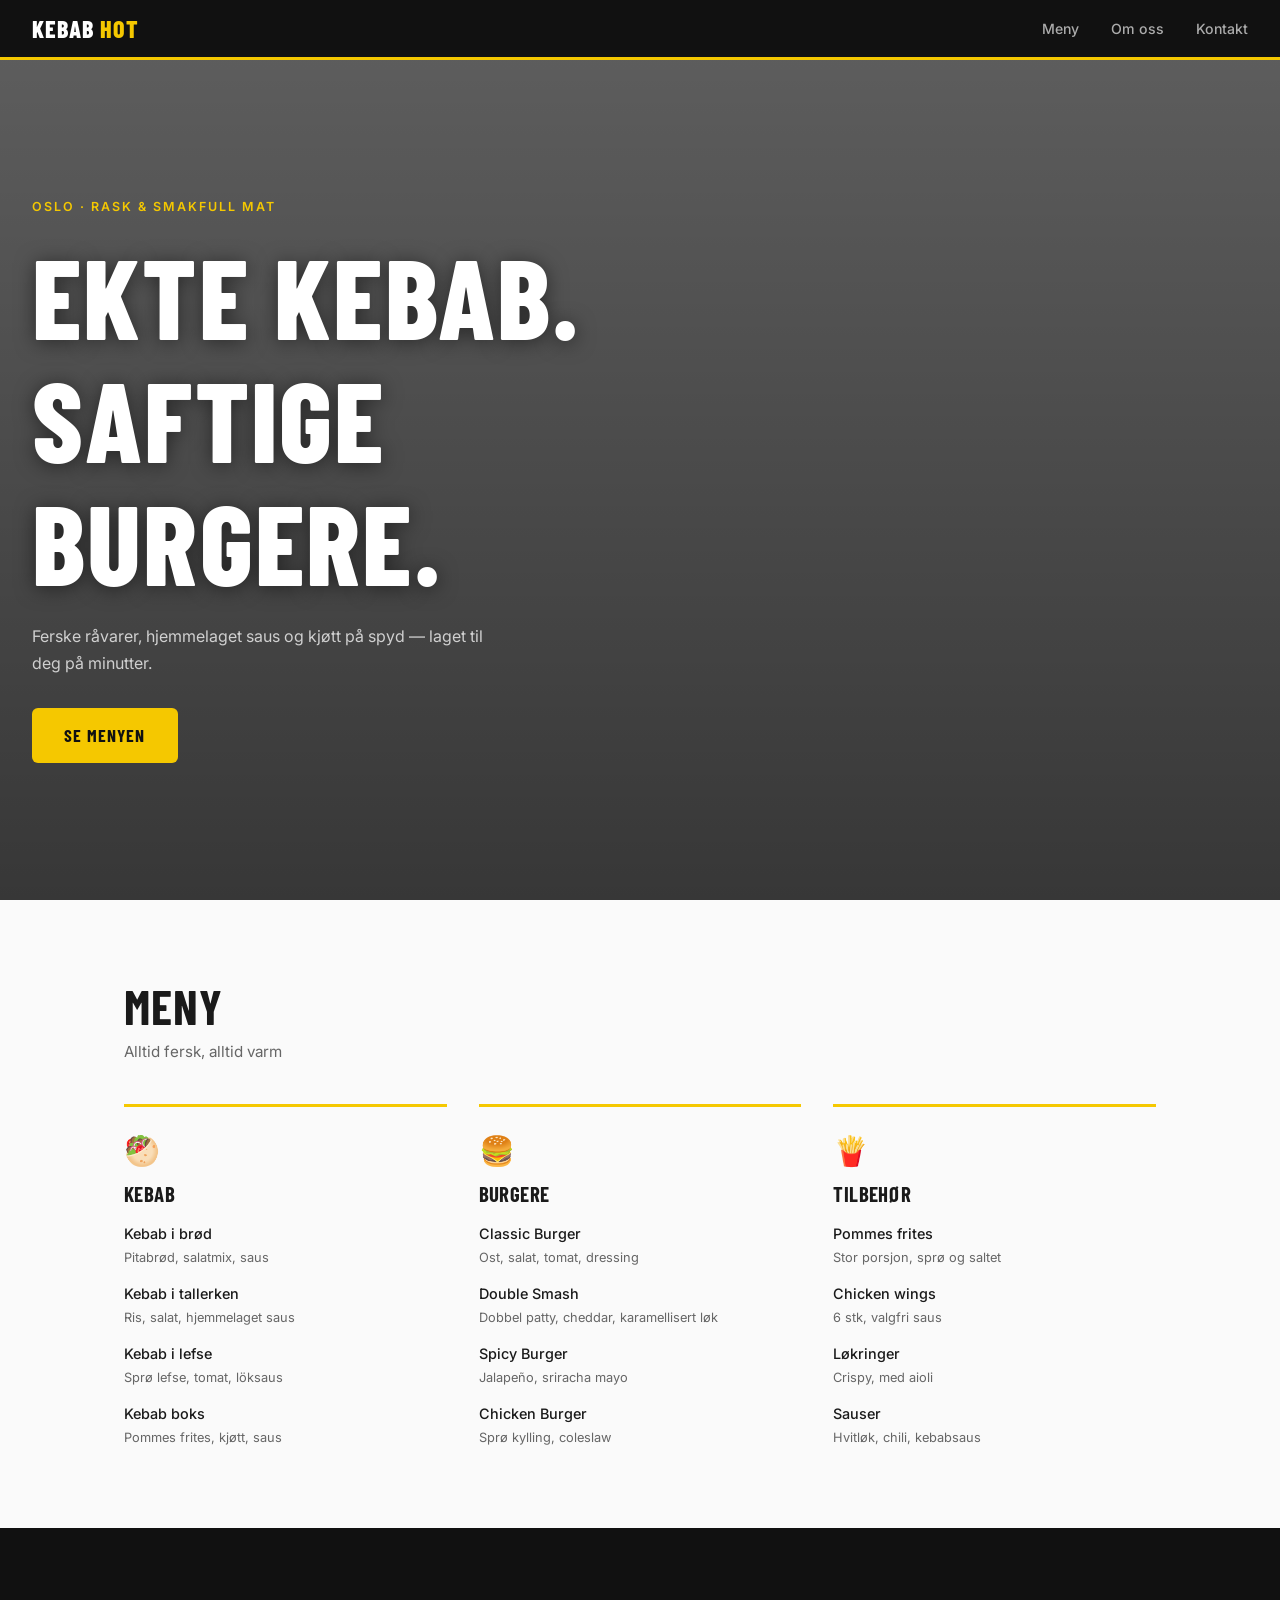
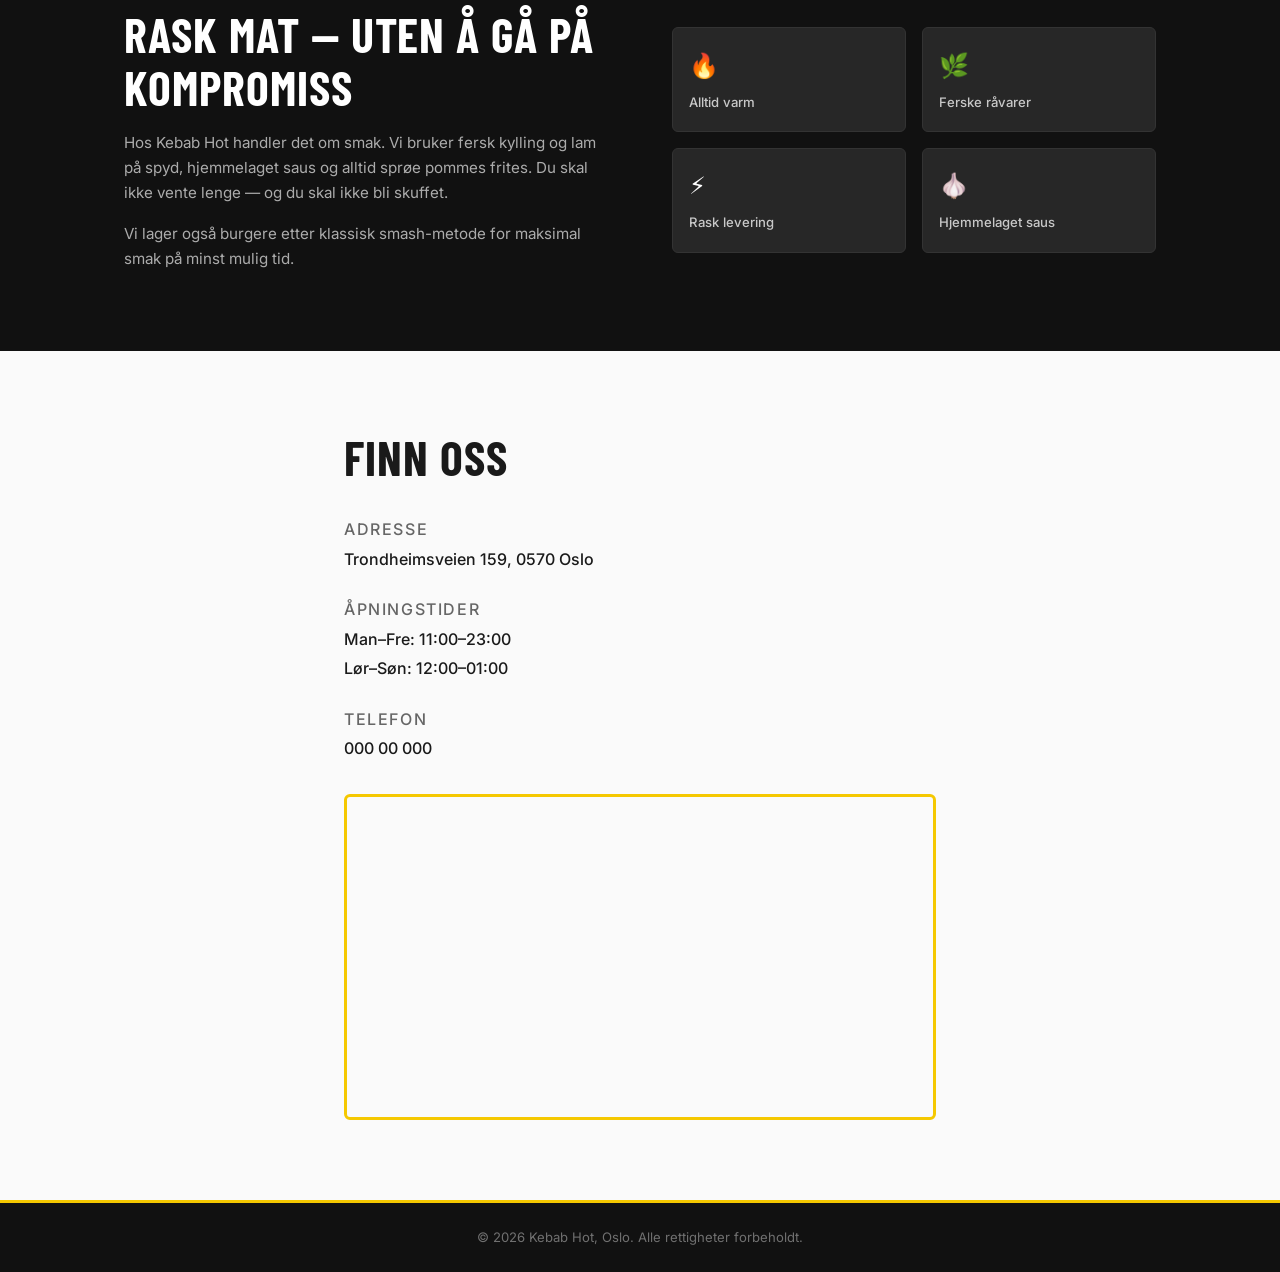
<file: showroom/kebabhot/index.html>
<!DOCTYPE html>
<html lang="no">
<head>
  <meta charset="UTF-8" />
  <meta name="viewport" content="width=device-width, initial-scale=1.0" />
  <title>Kebab Hot — Oslo</title>
  <link rel="preconnect" href="https://fonts.googleapis.com" />
  <link rel="preconnect" href="https://fonts.gstatic.com" crossorigin />
  <link href="https://fonts.googleapis.com/css2?family=Barlow+Condensed:wght@700;800&family=Inter:wght@400;500&display=swap" rel="stylesheet" />
  <link rel="stylesheet" href="styles.css" />
</head>
<body>

  <nav class="nav">
    <a href="#" class="nav__logo">Kebab <span>Hot</span></a>
    <ul class="nav__links">
      <li><a href="#menu">Meny</a></li>
      <li><a href="#om">Om oss</a></li>
      <li><a href="#kontakt">Kontakt</a></li>
    </ul>
    <button class="nav__toggle" aria-label="Meny">&#9776;</button>
  </nav>

  <!-- Hero -->
  <section class="hero" id="hero">
    <div class="hero__inner">
      <p class="hero__label">Oslo · Rask & Smakfull Mat</p>
      <h1 class="hero__title">Ekte kebab.<br>Saftige burgere.</h1>
      <p class="hero__sub">Ferske råvarer, hjemmelaget saus og kjøtt på spyd — laget til deg på minutter.</p>
      <a href="#menu" class="btn">Se menyen</a>
    </div>
  </section>

  <!-- Menu -->
  <section class="section" id="menu">
    <div class="container">
      <h2 class="section__title">Meny</h2>
      <p class="section__sub">Alltid fersk, alltid varm</p>
      <div class="menu__grid">

        <div class="menu__category">
          <div class="menu__icon">🥙</div>
          <h3 class="menu__heading">Kebab</h3>
          <ul class="menu__list">
            <li><span>Kebab i brød</span><span class="menu__desc">Pitabrød, salatmix, saus</span></li>
            <li><span>Kebab i tallerken</span><span class="menu__desc">Ris, salat, hjemmelaget saus</span></li>
            <li><span>Kebab i lefse</span><span class="menu__desc">Sprø lefse, tomat, löksaus</span></li>
            <li><span>Kebab boks</span><span class="menu__desc">Pommes frites, kjøtt, saus</span></li>
          </ul>
        </div>

        <div class="menu__category">
          <div class="menu__icon">🍔</div>
          <h3 class="menu__heading">Burgere</h3>
          <ul class="menu__list">
            <li><span>Classic Burger</span><span class="menu__desc">Ost, salat, tomat, dressing</span></li>
            <li><span>Double Smash</span><span class="menu__desc">Dobbel patty, cheddar, karamellisert løk</span></li>
            <li><span>Spicy Burger</span><span class="menu__desc">Jalapeño, sriracha mayo</span></li>
            <li><span>Chicken Burger</span><span class="menu__desc">Sprø kylling, coleslaw</span></li>
          </ul>
        </div>

        <div class="menu__category">
          <div class="menu__icon">🍟</div>
          <h3 class="menu__heading">Tilbehør</h3>
          <ul class="menu__list">
            <li><span>Pommes frites</span><span class="menu__desc">Stor porsjon, sprø og saltet</span></li>
            <li><span>Chicken wings</span><span class="menu__desc">6 stk, valgfri saus</span></li>
            <li><span>Løkringer</span><span class="menu__desc">Crispy, med aioli</span></li>
            <li><span>Sauser</span><span class="menu__desc">Hvitløk, chili, kebabsaus</span></li>
          </ul>
        </div>

      </div>
    </div>
  </section>

  <!-- Om oss -->
  <section class="section section--dark" id="om">
    <div class="container">
      <div class="about">
        <div class="about__text">
          <h2 class="section__title">Rask mat — uten å gå på kompromiss</h2>
          <p>Hos Kebab Hot handler det om smak. Vi bruker fersk kylling og lam på spyd, hjemmelaget saus og alltid sprøe pommes frites. Du skal ikke vente lenge — og du skal ikke bli skuffet.</p>
          <p>Vi lager også burgere etter klassisk smash-metode for maksimal smak på minst mulig tid.</p>
        </div>
        <div class="about__badges">
          <div class="badge">🔥<span>Alltid varm</span></div>
          <div class="badge">🌿<span>Ferske råvarer</span></div>
          <div class="badge">⚡<span>Rask levering</span></div>
          <div class="badge">🧄<span>Hjemmelaget saus</span></div>
        </div>
      </div>
    </div>
  </section>

  <!-- Kontakt -->
  <section class="section" id="kontakt">
    <div class="container container--narrow">
      <h2 class="section__title">Finn oss</h2>
      <div class="contact__info">
        <div class="contact__item">
          <span class="contact__label">Adresse</span>
          <span>Trondheimsveien 159, 0570 Oslo</span>
        </div>
        <div class="contact__item">
          <span class="contact__label">Åpningstider</span>
          <span>Man–Fre: 11:00–23:00</span>
          <span>Lør–Søn: 12:00–01:00</span>
        </div>
        <div class="contact__item">
          <span class="contact__label">Telefon</span>
          <a href="tel:00000000">000 00 000</a>
        </div>
      </div>
      <div class="map-wrap">
        <iframe
          src="https://maps.google.com/maps?q=Trondheimsveien+159,+0570+Oslo&output=embed"
          title="Kart over Kebab Hot"
          loading="lazy"
          allowfullscreen>
        </iframe>
      </div>
    </div>
  </section>

  <footer class="footer">
    <p>&copy; <span id="year"></span> Kebab Hot, Oslo. Alle rettigheter forbeholdt.</p>
  </footer>

  <script>
    document.getElementById('year').textContent = new Date().getFullYear();
    const toggle = document.querySelector('.nav__toggle');
    const links  = document.querySelector('.nav__links');
    toggle.addEventListener('click', () => links.classList.toggle('open'));
    links.querySelectorAll('a').forEach(a => a.addEventListener('click', () => links.classList.remove('open')));
  </script>

</body>
</html>
</file>
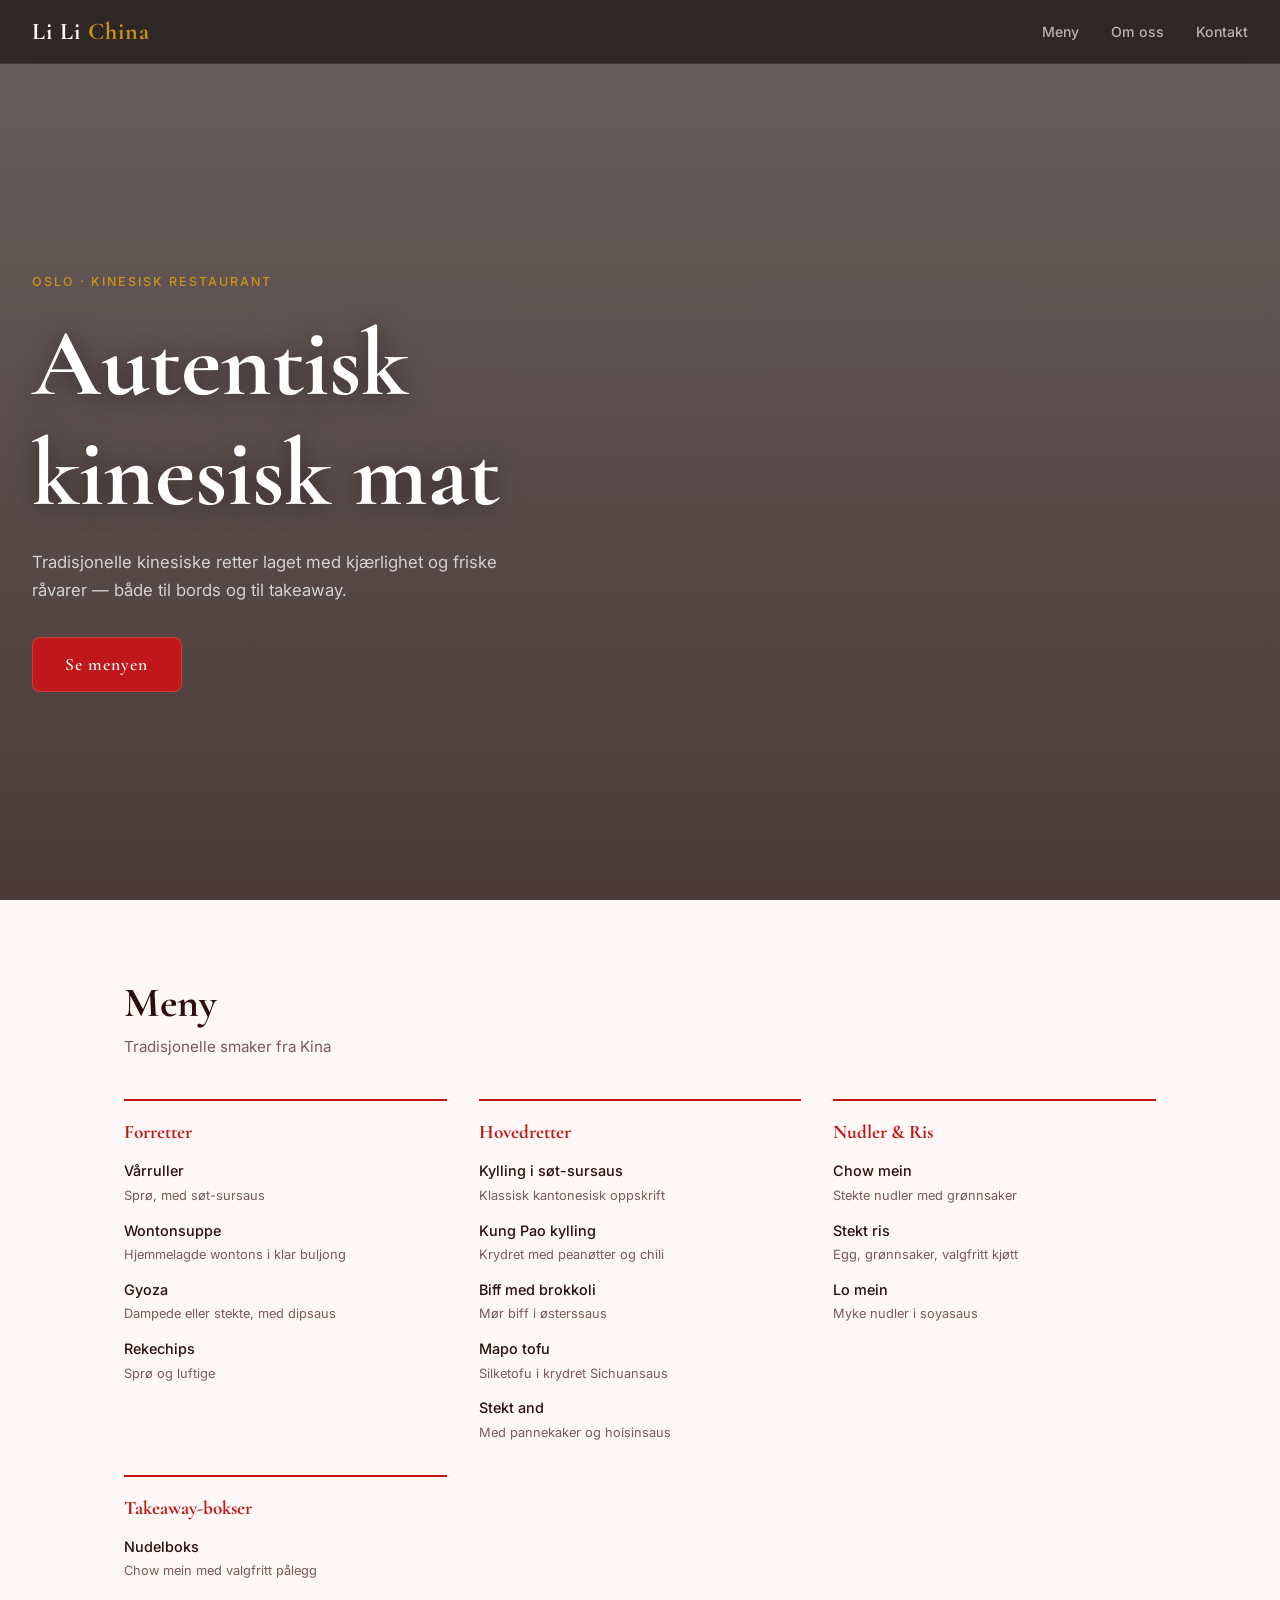
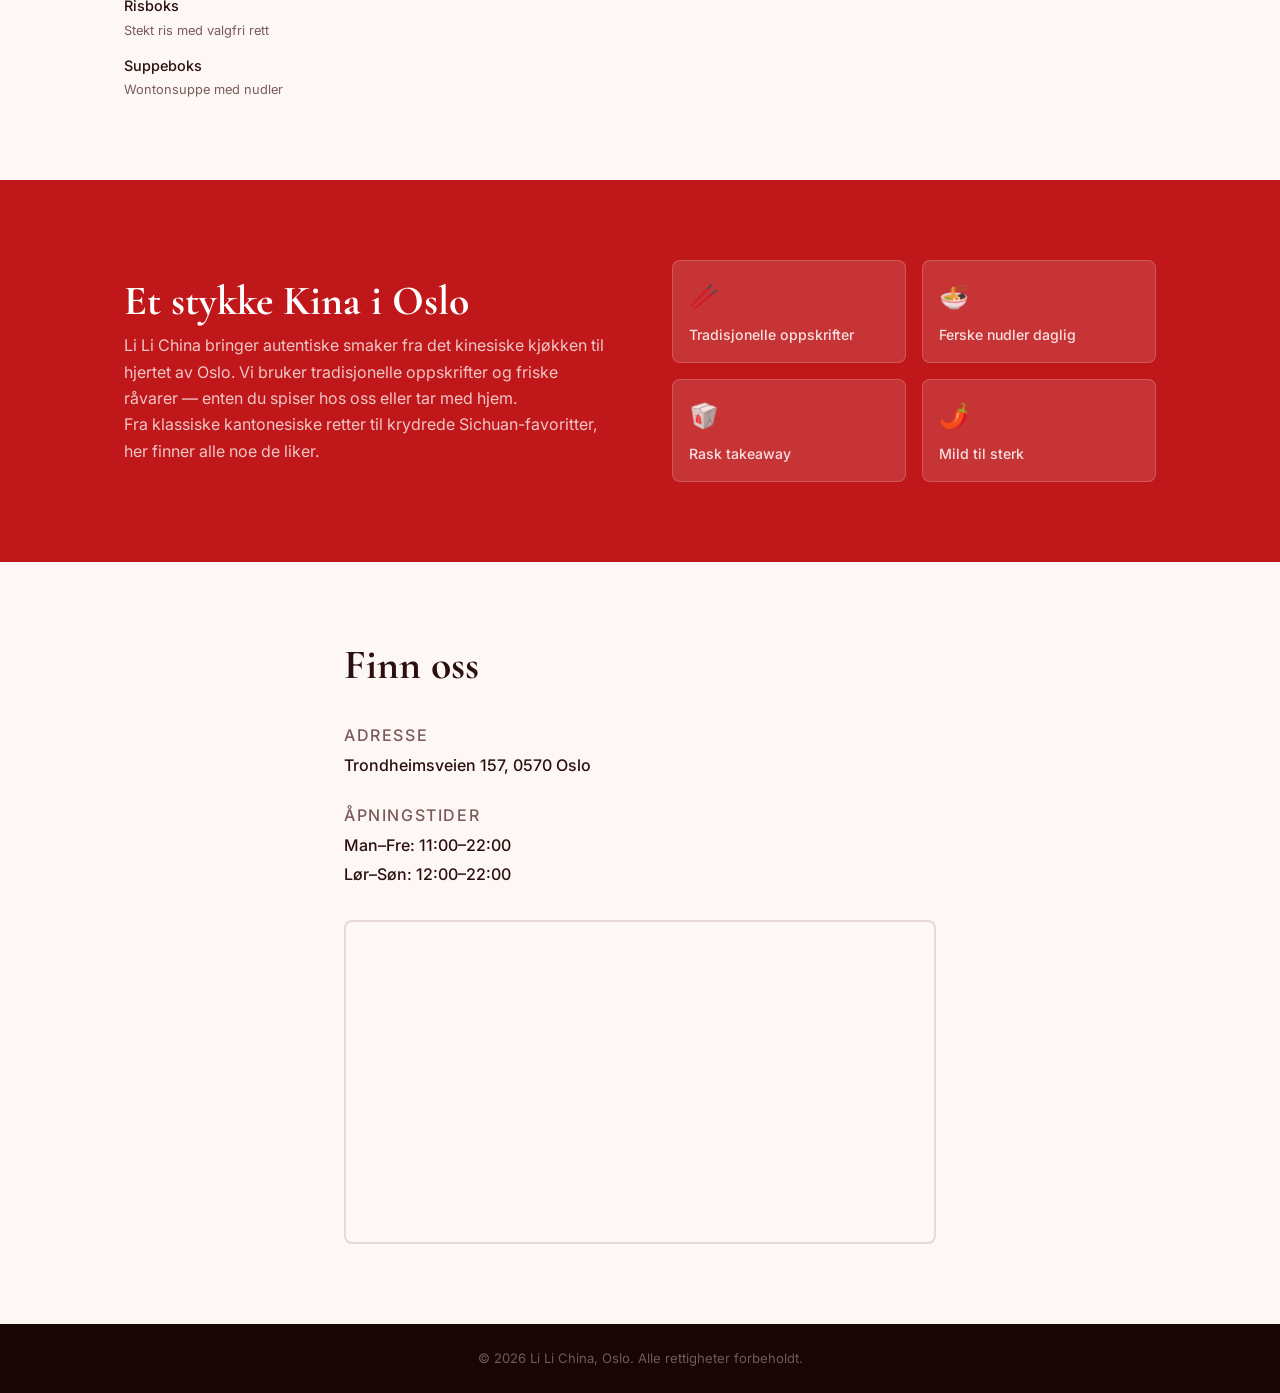
<file: showroom/lilichinahouse/index.html>
<!DOCTYPE html>
<html lang="no">
<head>
  <meta charset="UTF-8" />
  <meta name="viewport" content="width=device-width, initial-scale=1.0" />
  <title>Li Li China — Restaurant Oslo</title>
  <link rel="preconnect" href="https://fonts.googleapis.com" />
  <link rel="preconnect" href="https://fonts.gstatic.com" crossorigin />
  <link href="https://fonts.googleapis.com/css2?family=Cormorant+Garamond:wght@500;600;700&family=Inter:wght@400;500&display=swap" rel="stylesheet" />
  <link rel="stylesheet" href="styles.css" />
</head>
<body>

  <nav class="nav">
    <a href="#" class="nav__logo">Li Li <span>China</span></a>
    <ul class="nav__links">
      <li><a href="#menu">Meny</a></li>
      <li><a href="#om">Om oss</a></li>
      <li><a href="#kontakt">Kontakt</a></li>
    </ul>
    <button class="nav__toggle" aria-label="Meny">&#9776;</button>
  </nav>

  <!-- Hero -->
  <section class="hero" id="hero">
    <div class="hero__inner">
      <p class="hero__label">Oslo · Kinesisk Restaurant</p>
      <h1 class="hero__title">Autentisk<br>kinesisk mat</h1>
      <p class="hero__sub">Tradisjonelle kinesiske retter laget med kjærlighet og friske råvarer — både til bords og til takeaway.</p>
      <a href="#menu" class="btn">Se menyen</a>
    </div>
  </section>

  <!-- Menu -->
  <section class="section" id="menu">
    <div class="container">
      <h2 class="section__title">Meny</h2>
      <p class="section__sub">Tradisjonelle smaker fra Kina</p>
      <div class="menu__grid">

        <div class="menu__category">
          <h3 class="menu__heading">Forretter</h3>
          <ul class="menu__list">
            <li><span>Vårruller</span><span class="menu__desc">Sprø, med søt-sursaus</span></li>
            <li><span>Wontonsuppe</span><span class="menu__desc">Hjemmelagde wontons i klar buljong</span></li>
            <li><span>Gyoza</span><span class="menu__desc">Dampede eller stekte, med dipsaus</span></li>
            <li><span>Rekechips</span><span class="menu__desc">Sprø og luftige</span></li>
          </ul>
        </div>

        <div class="menu__category">
          <h3 class="menu__heading">Hovedretter</h3>
          <ul class="menu__list">
            <li><span>Kylling i søt-sursaus</span><span class="menu__desc">Klassisk kantonesisk oppskrift</span></li>
            <li><span>Kung Pao kylling</span><span class="menu__desc">Krydret med peanøtter og chili</span></li>
            <li><span>Biff med brokkoli</span><span class="menu__desc">Mør biff i østerssaus</span></li>
            <li><span>Mapo tofu</span><span class="menu__desc">Silketofu i krydret Sichuansaus</span></li>
            <li><span>Stekt and</span><span class="menu__desc">Med pannekaker og hoisinsaus</span></li>
          </ul>
        </div>

        <div class="menu__category">
          <h3 class="menu__heading">Nudler & Ris</h3>
          <ul class="menu__list">
            <li><span>Chow mein</span><span class="menu__desc">Stekte nudler med grønnsaker</span></li>
            <li><span>Stekt ris</span><span class="menu__desc">Egg, grønnsaker, valgfritt kjøtt</span></li>
            <li><span>Lo mein</span><span class="menu__desc">Myke nudler i soyasaus</span></li>
          </ul>
        </div>

        <div class="menu__category">
          <h3 class="menu__heading">Takeaway-bokser</h3>
          <ul class="menu__list">
            <li><span>Nudelboks</span><span class="menu__desc">Chow mein med valgfritt pålegg</span></li>
            <li><span>Risboks</span><span class="menu__desc">Stekt ris med valgfri rett</span></li>
            <li><span>Suppeboks</span><span class="menu__desc">Wontonsuppe med nudler</span></li>
          </ul>
        </div>

      </div>
    </div>
  </section>

  <!-- Om oss -->
  <section class="section section--red" id="om">
    <div class="container">
      <div class="about">
        <div class="about__text">
          <h2 class="section__title">Et stykke Kina i Oslo</h2>
          <p>Li Li China bringer autentiske smaker fra det kinesiske kjøkken til hjertet av Oslo. Vi bruker tradisjonelle oppskrifter og friske råvarer — enten du spiser hos oss eller tar med hjem.</p>
          <p>Fra klassiske kantonesiske retter til krydrede Sichuan-favoritter, her finner alle noe de liker.</p>
        </div>
        <div class="about__facts">
          <div class="fact"><span class="fact__icon">🥢</span><span>Tradisjonelle oppskrifter</span></div>
          <div class="fact"><span class="fact__icon">🍜</span><span>Ferske nudler daglig</span></div>
          <div class="fact"><span class="fact__icon">🥡</span><span>Rask takeaway</span></div>
          <div class="fact"><span class="fact__icon">🌶️</span><span>Mild til sterk</span></div>
        </div>
      </div>
    </div>
  </section>

  <!-- Kontakt -->
  <section class="section" id="kontakt">
    <div class="container container--narrow">
      <h2 class="section__title">Finn oss</h2>
      <div class="contact__info">
        <div class="contact__item">
          <span class="contact__label">Adresse</span>
          <span>Trondheimsveien 157, 0570 Oslo</span>
        </div>
        <div class="contact__item">
          <span class="contact__label">Åpningstider</span>
          <span>Man–Fre: 11:00–22:00</span>
          <span>Lør–Søn: 12:00–22:00</span>
        </div>
      </div>
      <div class="map-wrap">
        <iframe
          src="https://maps.google.com/maps?q=Trondheimsveien+157,+0570+Oslo&output=embed"
          title="Kart over Li Li China"
          loading="lazy"
          allowfullscreen>
        </iframe>
      </div>
    </div>
  </section>

  <footer class="footer">
    <p>&copy; <span id="year"></span> Li Li China, Oslo. Alle rettigheter forbeholdt.</p>
  </footer>

  <script>
    document.getElementById('year').textContent = new Date().getFullYear();
    const toggle = document.querySelector('.nav__toggle');
    const links  = document.querySelector('.nav__links');
    toggle.addEventListener('click', () => links.classList.toggle('open'));
    links.querySelectorAll('a').forEach(a => a.addEventListener('click', () => links.classList.remove('open')));
  </script>

</body>
</html>
</file>
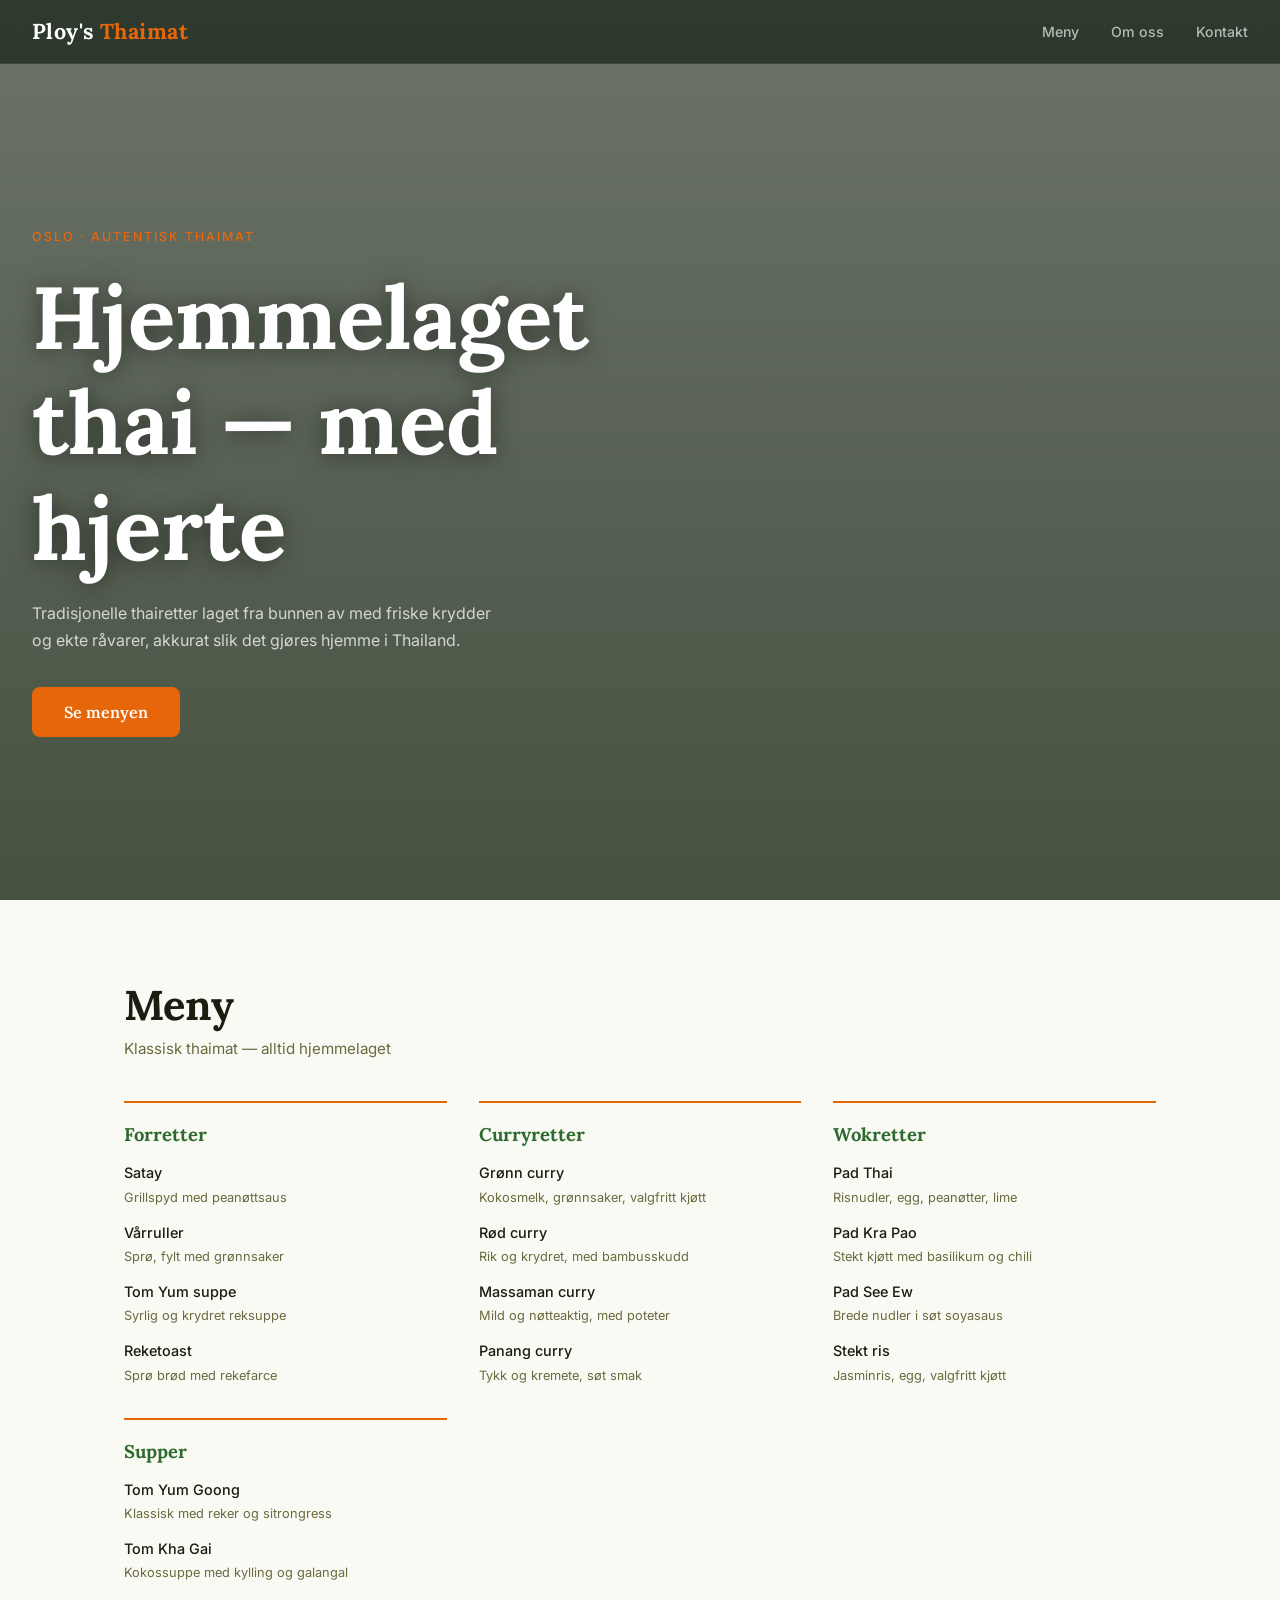
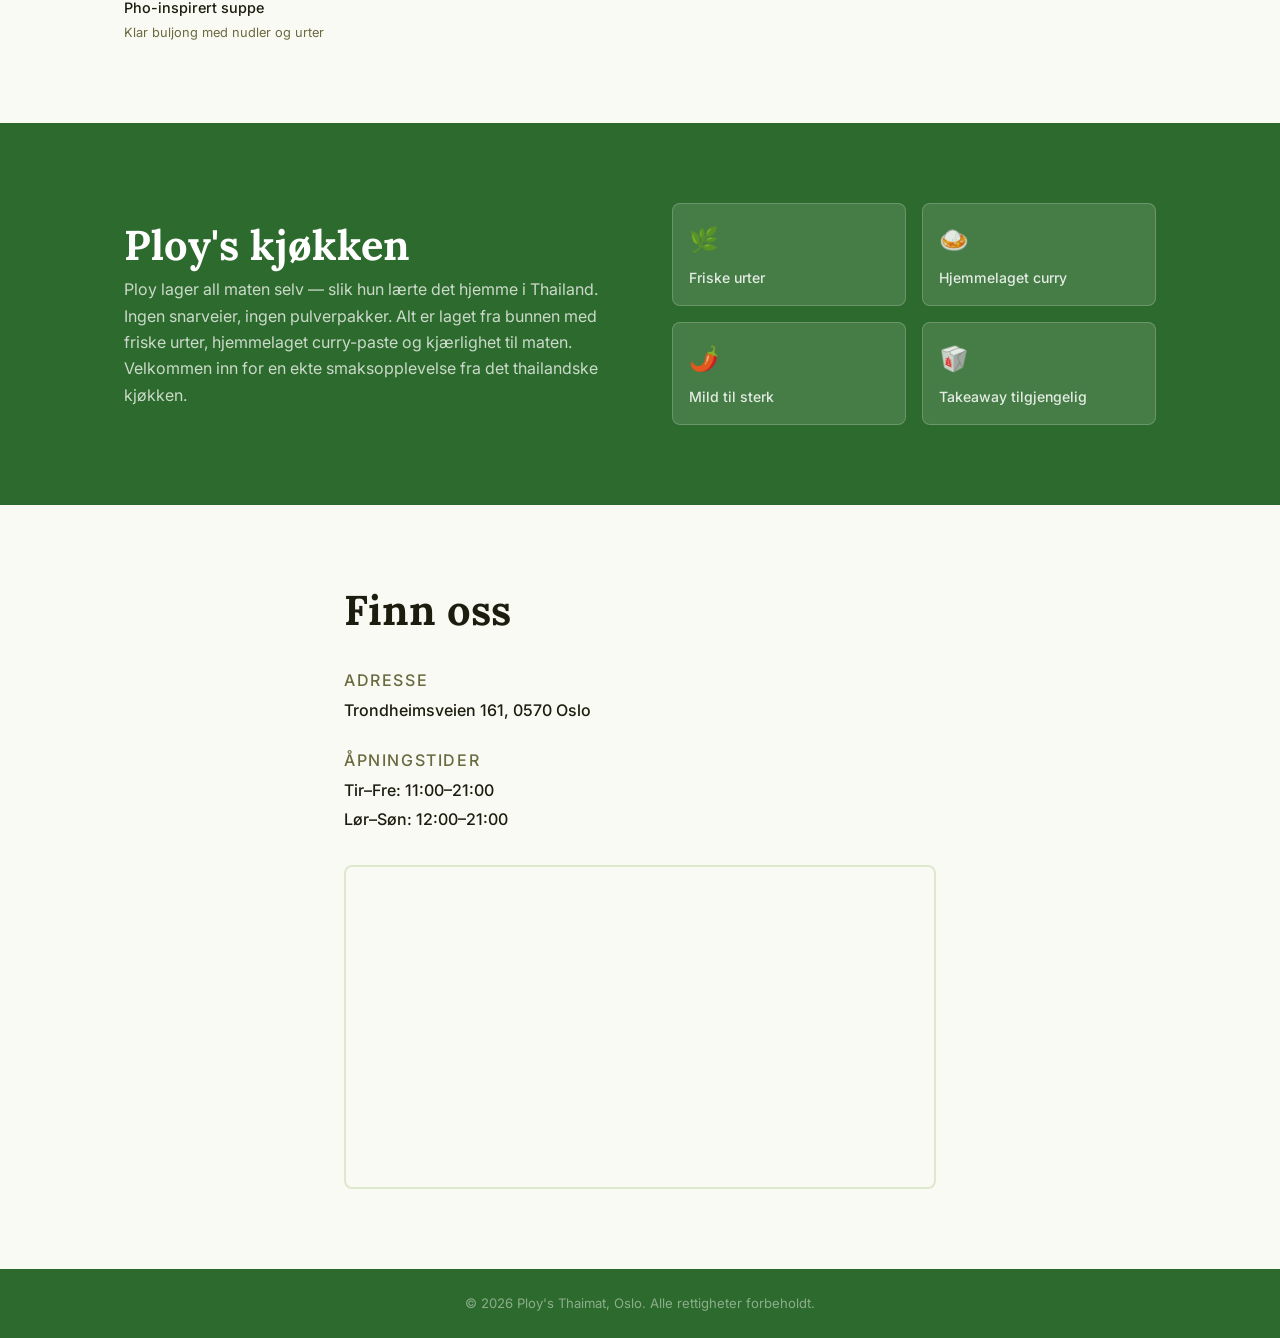
<file: showroom/ployerthaimat/index.html>
<!DOCTYPE html>
<html lang="no">
<head>
  <meta charset="UTF-8" />
  <meta name="viewport" content="width=device-width, initial-scale=1.0" />
  <title>Ploy's Thaimat — Oslo</title>
  <link rel="preconnect" href="https://fonts.googleapis.com" />
  <link rel="preconnect" href="https://fonts.gstatic.com" crossorigin />
  <link href="https://fonts.googleapis.com/css2?family=Lora:wght@500;600;700&family=Inter:wght@400;500&display=swap" rel="stylesheet" />
  <link rel="stylesheet" href="styles.css" />
</head>
<body>

  <nav class="nav">
    <a href="#" class="nav__logo">Ploy's <span>Thaimat</span></a>
    <ul class="nav__links">
      <li><a href="#menu">Meny</a></li>
      <li><a href="#om">Om oss</a></li>
      <li><a href="#kontakt">Kontakt</a></li>
    </ul>
    <button class="nav__toggle" aria-label="Meny">&#9776;</button>
  </nav>

  <!-- Hero -->
  <section class="hero" id="hero">
    <div class="hero__inner">
      <p class="hero__label">Oslo · Autentisk Thaimat</p>
      <h1 class="hero__title">Hjemmelaget<br>thai — med hjerte</h1>
      <p class="hero__sub">Tradisjonelle thairetter laget fra bunnen av med friske krydder og ekte råvarer, akkurat slik det gjøres hjemme i Thailand.</p>
      <a href="#menu" class="btn">Se menyen</a>
    </div>
  </section>

  <!-- Menu -->
  <section class="section" id="menu">
    <div class="container">
      <h2 class="section__title">Meny</h2>
      <p class="section__sub">Klassisk thaimat — alltid hjemmelaget</p>
      <div class="menu__grid">

        <div class="menu__category">
          <h3 class="menu__heading">Forretter</h3>
          <ul class="menu__list">
            <li><span>Satay</span><span class="menu__desc">Grillspyd med peanøttsaus</span></li>
            <li><span>Vårruller</span><span class="menu__desc">Sprø, fylt med grønnsaker</span></li>
            <li><span>Tom Yum suppe</span><span class="menu__desc">Syrlig og krydret reksuppe</span></li>
            <li><span>Reketoast</span><span class="menu__desc">Sprø brød med rekefarce</span></li>
          </ul>
        </div>

        <div class="menu__category">
          <h3 class="menu__heading">Curryretter</h3>
          <ul class="menu__list">
            <li><span>Grønn curry</span><span class="menu__desc">Kokosmelk, grønnsaker, valgfritt kjøtt</span></li>
            <li><span>Rød curry</span><span class="menu__desc">Rik og krydret, med bambusskudd</span></li>
            <li><span>Massaman curry</span><span class="menu__desc">Mild og nøtteaktig, med poteter</span></li>
            <li><span>Panang curry</span><span class="menu__desc">Tykk og kremete, søt smak</span></li>
          </ul>
        </div>

        <div class="menu__category">
          <h3 class="menu__heading">Wokretter</h3>
          <ul class="menu__list">
            <li><span>Pad Thai</span><span class="menu__desc">Risnudler, egg, peanøtter, lime</span></li>
            <li><span>Pad Kra Pao</span><span class="menu__desc">Stekt kjøtt med basilikum og chili</span></li>
            <li><span>Pad See Ew</span><span class="menu__desc">Brede nudler i søt soyasaus</span></li>
            <li><span>Stekt ris</span><span class="menu__desc">Jasminris, egg, valgfritt kjøtt</span></li>
          </ul>
        </div>

        <div class="menu__category">
          <h3 class="menu__heading">Supper</h3>
          <ul class="menu__list">
            <li><span>Tom Yum Goong</span><span class="menu__desc">Klassisk med reker og sitrongress</span></li>
            <li><span>Tom Kha Gai</span><span class="menu__desc">Kokossuppe med kylling og galangal</span></li>
            <li><span>Pho-inspirert suppe</span><span class="menu__desc">Klar buljong med nudler og urter</span></li>
          </ul>
        </div>

      </div>
    </div>
  </section>

  <!-- Om oss -->
  <section class="section section--green" id="om">
    <div class="container">
      <div class="about">
        <div class="about__text">
          <h2 class="section__title">Ploy's kjøkken</h2>
          <p>Ploy lager all maten selv — slik hun lærte det hjemme i Thailand. Ingen snarveier, ingen pulverpakker. Alt er laget fra bunnen med friske urter, hjemmelaget curry-paste og kjærlighet til maten.</p>
          <p>Velkommen inn for en ekte smaksopplevelse fra det thailandske kjøkken.</p>
        </div>
        <div class="about__facts">
          <div class="fact"><span class="fact__icon">🌿</span><span>Friske urter</span></div>
          <div class="fact"><span class="fact__icon">🍛</span><span>Hjemmelaget curry</span></div>
          <div class="fact"><span class="fact__icon">🌶️</span><span>Mild til sterk</span></div>
          <div class="fact"><span class="fact__icon">🥡</span><span>Takeaway tilgjengelig</span></div>
        </div>
      </div>
    </div>
  </section>

  <!-- Kontakt -->
  <section class="section" id="kontakt">
    <div class="container container--narrow">
      <h2 class="section__title">Finn oss</h2>
      <div class="contact__info">
        <div class="contact__item">
          <span class="contact__label">Adresse</span>
          <span>Trondheimsveien 161, 0570 Oslo</span>
        </div>
        <div class="contact__item">
          <span class="contact__label">Åpningstider</span>
          <span>Tir–Fre: 11:00–21:00</span>
          <span>Lør–Søn: 12:00–21:00</span>
        </div>
      </div>
      <div class="map-wrap">
        <iframe
          src="https://maps.google.com/maps?q=Trondheimsveien+161,+0570+Oslo&output=embed"
          title="Kart over Ploy's Thaimat"
          loading="lazy"
          allowfullscreen>
        </iframe>
      </div>
    </div>
  </section>

  <footer class="footer">
    <p>&copy; <span id="year"></span> Ploy's Thaimat, Oslo. Alle rettigheter forbeholdt.</p>
  </footer>

  <script>
    document.getElementById('year').textContent = new Date().getFullYear();
    const toggle = document.querySelector('.nav__toggle');
    const links  = document.querySelector('.nav__links');
    toggle.addEventListener('click', () => links.classList.toggle('open'));
    links.querySelectorAll('a').forEach(a => a.addEventListener('click', () => links.classList.remove('open')));
  </script>

</body>
</html>
</file>
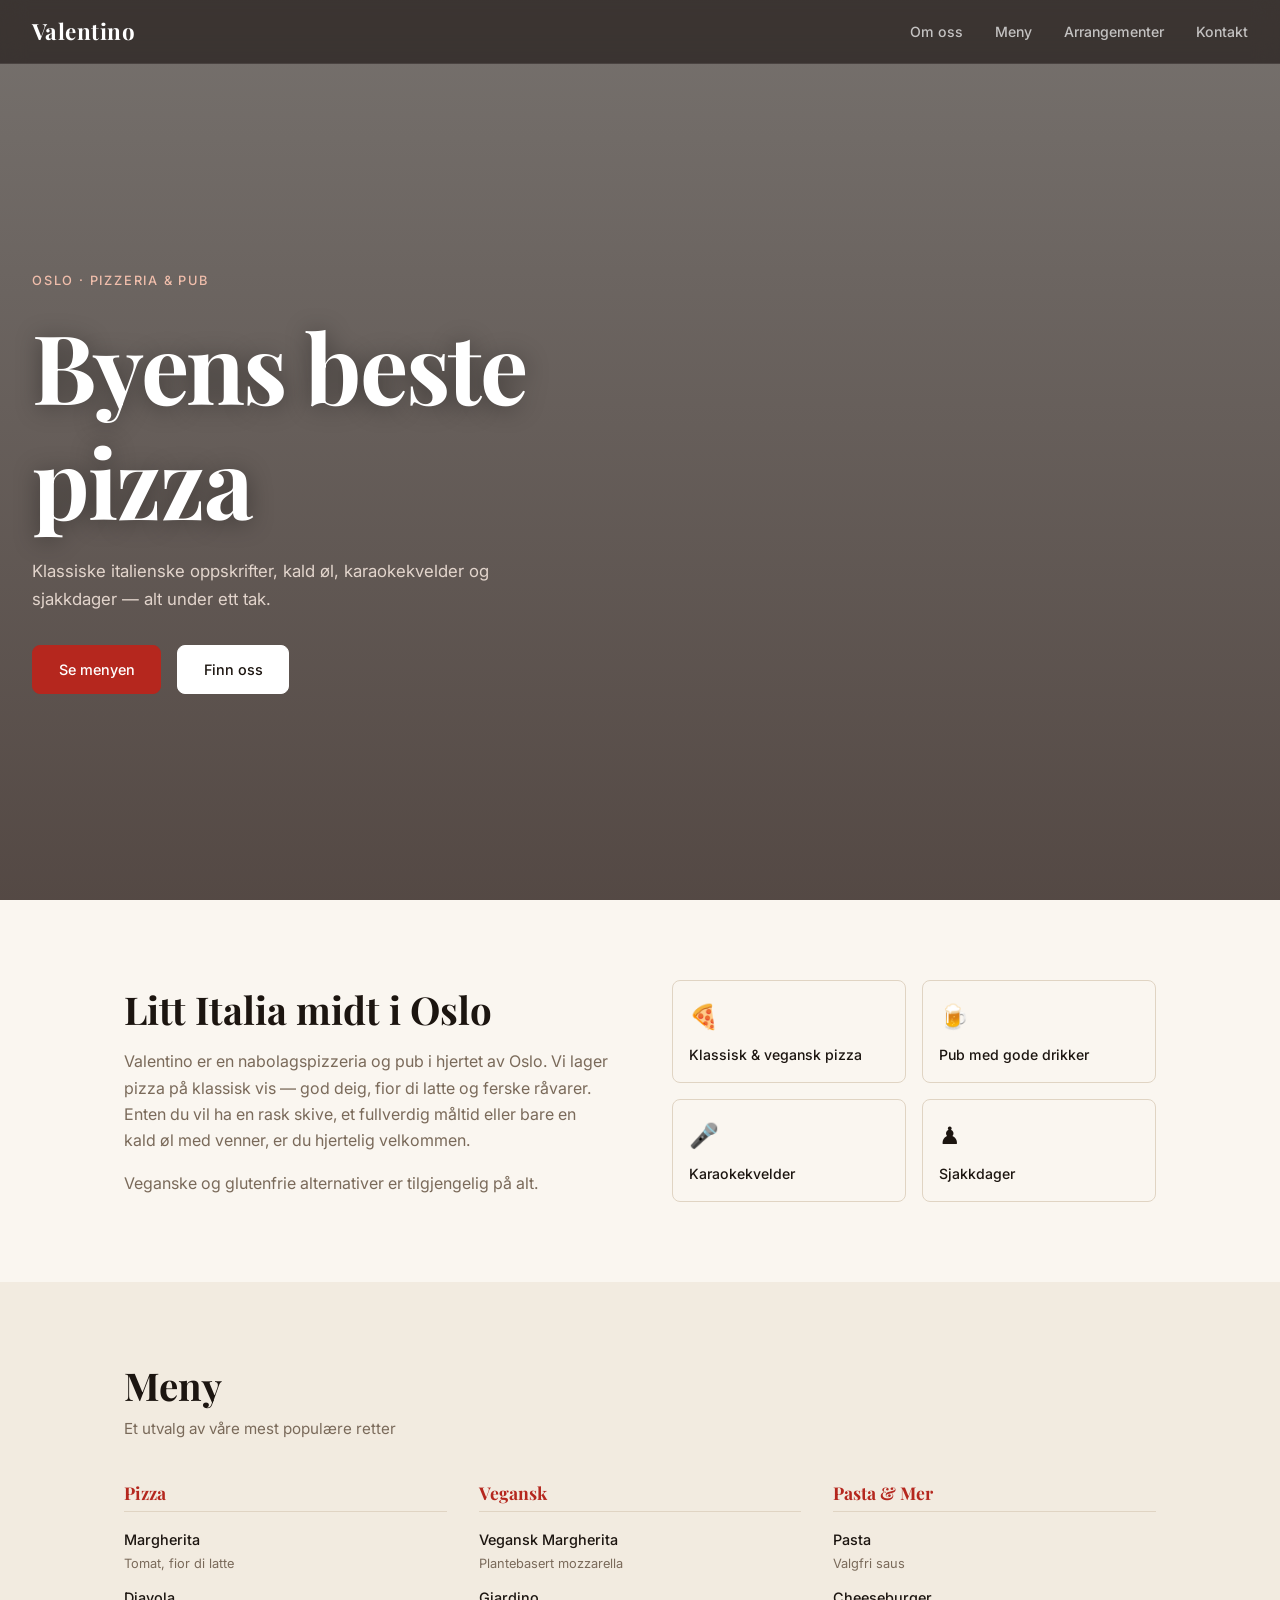
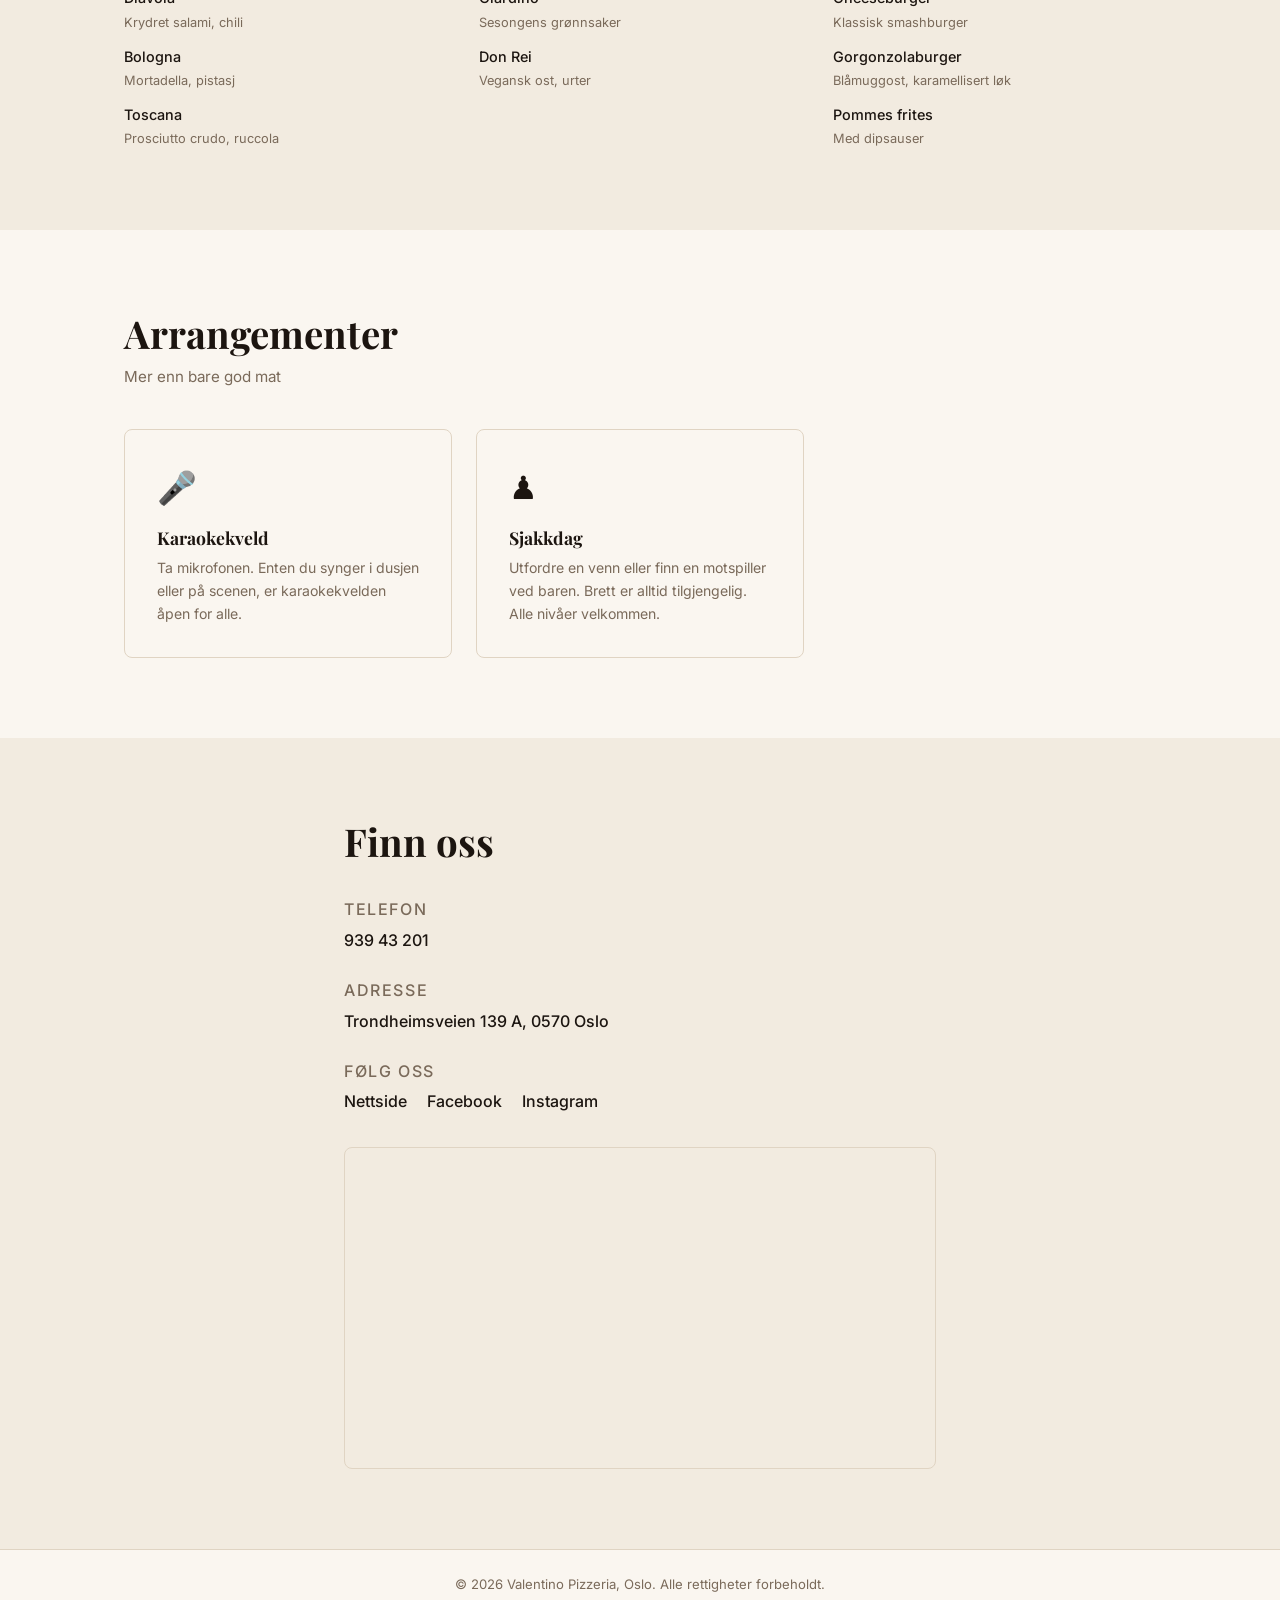
<file: showroom/valentino/index.html>
<!DOCTYPE html>
<html lang="no">
<head>
  <meta charset="UTF-8" />
  <meta name="viewport" content="width=device-width, initial-scale=1.0" />
  <title>Valentino — Pizza & Pub Oslo</title>
  <link rel="preconnect" href="https://fonts.googleapis.com" />
  <link rel="preconnect" href="https://fonts.gstatic.com" crossorigin />
  <link href="https://fonts.googleapis.com/css2?family=Playfair+Display:wght@600;700&family=Inter:wght@400;500&display=swap" rel="stylesheet" />
  <link rel="stylesheet" href="styles.css" />
</head>
<body>

  <nav class="nav">
    <a href="#" class="nav__logo">Valentino</a>
    <ul class="nav__links">
      <li><a href="#about">Om oss</a></li>
      <li><a href="#menu">Meny</a></li>
      <li><a href="#events">Arrangementer</a></li>
      <li><a href="#contact">Kontakt</a></li>
    </ul>
    <button class="nav__toggle" aria-label="Toggle menu">&#9776;</button>
  </nav>

  <!-- Hero -->
  <section class="hero" id="hero">
    <div class="hero__inner">
      <p class="hero__label">Oslo · Pizzeria & Pub</p>
      <h1 class="hero__title">Byens beste<br>pizza</h1>
      <p class="hero__sub">Klassiske italienske oppskrifter, kald øl, karaokekvelder og sjakkdager — alt under ett tak.</p>
      <div class="hero__actions">
        <a href="#menu" class="btn btn--primary">Se menyen</a>
        <a href="#contact" class="btn btn--outline">Finn oss</a>
      </div>
    </div>
  </section>

  <!-- About -->
  <section class="section" id="about">
    <div class="container">
      <div class="about">
        <div class="about__text">
          <h2 class="section__title">Litt Italia midt i Oslo</h2>
          <p>Valentino er en nabolagspizzeria og pub i hjertet av Oslo. Vi lager pizza på klassisk vis — god deig, fior di latte og ferske råvarer. Enten du vil ha en rask skive, et fullverdig måltid eller bare en kald øl med venner, er du hjertelig velkommen.</p>
          <p>Veganske og glutenfrie alternativer er tilgjengelig på alt.</p>
        </div>
        <div class="about__facts">
          <div class="fact">
            <span class="fact__icon">🍕</span>
            <span>Klassisk & vegansk pizza</span>
          </div>
          <div class="fact">
            <span class="fact__icon">🍺</span>
            <span>Pub med gode drikker</span>
          </div>
          <div class="fact">
            <span class="fact__icon">🎤</span>
            <span>Karaokekvelder</span>
          </div>
          <div class="fact">
            <span class="fact__icon">♟️</span>
            <span>Sjakkdager</span>
          </div>
        </div>
      </div>
    </div>
  </section>

  <!-- Menu -->
  <section class="section section--alt" id="menu">
    <div class="container">
      <h2 class="section__title">Meny</h2>
      <p class="section__sub">Et utvalg av våre mest populære retter</p>
      <div class="menu__grid">

        <div class="menu__category">
          <h3 class="menu__heading">Pizza</h3>
          <ul class="menu__list">
            <li><span>Margherita</span><span class="menu__desc">Tomat, fior di latte</span></li>
            <li><span>Diavola</span><span class="menu__desc">Krydret salami, chili</span></li>
            <li><span>Bologna</span><span class="menu__desc">Mortadella, pistasj</span></li>
            <li><span>Toscana</span><span class="menu__desc">Prosciutto crudo, ruccola</span></li>
          </ul>
        </div>

        <div class="menu__category">
          <h3 class="menu__heading">Vegansk</h3>
          <ul class="menu__list">
            <li><span>Vegansk Margherita</span><span class="menu__desc">Plantebasert mozzarella</span></li>
            <li><span>Giardino</span><span class="menu__desc">Sesongens grønnsaker</span></li>
            <li><span>Don Rei</span><span class="menu__desc">Vegansk ost, urter</span></li>
          </ul>
        </div>

        <div class="menu__category">
          <h3 class="menu__heading">Pasta & Mer</h3>
          <ul class="menu__list">
            <li><span>Pasta</span><span class="menu__desc">Valgfri saus</span></li>
            <li><span>Cheeseburger</span><span class="menu__desc">Klassisk smashburger</span></li>
            <li><span>Gorgonzolaburger</span><span class="menu__desc">Blåmuggost, karamellisert løk</span></li>
            <li><span>Pommes frites</span><span class="menu__desc">Med dipsauser</span></li>
          </ul>
        </div>

      </div>
    </div>
  </section>

  <!-- Events -->
  <section class="section" id="events">
    <div class="container">
      <h2 class="section__title">Arrangementer</h2>
      <p class="section__sub">Mer enn bare god mat</p>
      <div class="events__grid">
        <div class="event">
          <div class="event__icon">🎤</div>
          <h3>Karaokekveld</h3>
          <p>Ta mikrofonen. Enten du synger i dusjen eller på scenen, er karaokekvelden åpen for alle.</p>
        </div>
        <div class="event">
          <div class="event__icon">♟️</div>
          <h3>Sjakkdag</h3>
          <p>Utfordre en venn eller finn en motspiller ved baren. Brett er alltid tilgjengelig. Alle nivåer velkommen.</p>
        </div>
      </div>
    </div>
  </section>

  <!-- Contact -->
  <section class="section section--alt" id="contact">
    <div class="container container--narrow">
      <h2 class="section__title">Finn oss</h2>
      <div class="contact__info">
        <div class="contact__item">
          <span class="contact__label">Telefon</span>
          <a href="tel:93943201">939 43 201</a>
        </div>
        <div class="contact__item">
          <span class="contact__label">Adresse</span>
          <span>Trondheimsveien 139 A, 0570 Oslo</span>
        </div>
        <div class="contact__item">
          <span class="contact__label">Følg oss</span>
          <div class="contact__social">
            <a href="https://valentinopizzeria.no" target="_blank" rel="noopener">Nettside</a>
            <a href="#" target="_blank" rel="noopener">Facebook</a>
            <a href="#" target="_blank" rel="noopener">Instagram</a>
          </div>
        </div>
      </div>
      <div class="map-wrap">
        <iframe
          src="https://maps.google.com/maps?q=Trondheimsveien+139+A,+0570+Oslo&output=embed"
          title="Kart over Valentino Pizzeria"
          loading="lazy"
          allowfullscreen>
        </iframe>
      </div>
    </div>
  </section>

  <footer class="footer">
    <p>&copy; <span id="year"></span> Valentino Pizzeria, Oslo. Alle rettigheter forbeholdt.</p>
  </footer>

  <script>
    document.getElementById('year').textContent = new Date().getFullYear();
    const toggle = document.querySelector('.nav__toggle');
    const links  = document.querySelector('.nav__links');
    toggle.addEventListener('click', () => links.classList.toggle('open'));
    links.querySelectorAll('a').forEach(a => a.addEventListener('click', () => links.classList.remove('open')));
  </script>

</body>
</html>
</file>
<file: styles.css>
/* ===========================
   Reset & Base
   =========================== */
*, *::before, *::after {
  box-sizing: border-box;
  margin: 0;
  padding: 0;
}

:root {
  /* Navy blue palette — lightened for readability */
  --color-bg:          #0c1828;
  --color-surface:     #132235;
  --color-surface-2:   #172a42;
  --color-border:      #1f3d60;
  --color-text:        #ddeeff;
  --color-muted:       #7294b8;
  --color-accent:      #2a80ff;
  --color-accent-2:    #5eb6ff;
  --color-accent-glow: rgba(42, 128, 255, 0.28);

  /* Gloss tokens */
  --gloss-edge:        inset 0 1px 0 rgba(160, 210, 255, 0.15);
  --gloss-edge-strong: inset 0 1px 0 rgba(180, 220, 255, 0.24);
  --gloss-side:        inset 1px 0 0 rgba(120, 180, 255, 0.06);

  --font-sans: 'Segoe UI', system-ui, -apple-system, sans-serif;
  --font-mono: 'Cascadia Code', 'Fira Code', monospace;

  --radius-sm:  6px;
  --radius-md:  12px;
  --radius-lg:  20px;
  --radius-xl:  32px;

  --shadow-card: 0 8px 32px rgba(0, 15, 45, 0.65);
  --shadow-glow: 0 0 28px rgba(42, 128, 255, 0.2);
  --transition:  0.25s ease;

  --nav-h: 68px;
}

html {
  scroll-behavior: smooth;
  scroll-padding-top: var(--nav-h);
}

body {
  background: var(--color-bg);
  color: var(--color-text);
  font-family: var(--font-sans);
  line-height: 1.65;
  -webkit-font-smoothing: antialiased;
}

a {
  color: inherit;
  text-decoration: none;
}

ul { list-style: none; }
img, svg { display: block; }

/* ===========================
   Utility
   =========================== */
.container {
  width: 100%;
  max-width: 1120px;
  margin-inline: auto;
  padding-inline: 1.5rem;
}

.container--narrow {
  max-width: 720px;
}

/* ===========================
   Navigation
   =========================== */
.nav {
  position: fixed;
  inset-block-start: 0;
  inset-inline: 0;
  z-index: 100;
  height: var(--nav-h);
  display: flex;
  align-items: center;
  justify-content: space-between;
  padding-inline: 2rem;
  /* Glossy navy glass */
  background: rgba(10, 22, 40, 0.78);
  backdrop-filter: blur(16px) saturate(180%);
  border-bottom: 1px solid var(--color-border);
  box-shadow:
    var(--gloss-edge-strong),
    0 1px 0 rgba(0, 0, 0, 0.6);
}

.nav__logo {
  display: flex;
  align-items: center;
  gap: 0.55rem;
  text-decoration: none;
}

.nav__logo-mark {
  flex-shrink: 0;
  filter: drop-shadow(0 0 8px rgba(79, 163, 255, 0.45));
}

.nav__logo-text {
  font-family: 'Cormorant Garamond', serif;
  font-size: 1.4rem;
  font-weight: 600;
  letter-spacing: 0.04em;
  color: var(--color-accent-2);
  text-shadow: 0 0 18px rgba(94, 182, 255, 0.4);
}

.nav__links {
  display: flex;
  gap: 2rem;
}

.nav__links a {
  font-size: 0.9rem;
  color: var(--color-muted);
  transition: color var(--transition);
  position: relative;
}

.nav__links a::after {
  content: '';
  position: absolute;
  bottom: -3px;
  left: 0;
  width: 0;
  height: 2px;
  background: linear-gradient(90deg, var(--color-accent), var(--color-accent-2));
  border-radius: 2px;
  transition: width var(--transition);
  box-shadow: 0 0 6px var(--color-accent-glow);
}

.nav__links a:hover,
.nav__links a.active {
  color: var(--color-text);
}

.nav__links a:hover::after,
.nav__links a.active::after {
  width: 100%;
}

.nav__toggle {
  display: none;
  flex-direction: column;
  gap: 5px;
  background: none;
  border: none;
  cursor: pointer;
  padding: 4px;
}

.nav__toggle span {
  display: block;
  width: 22px;
  height: 2px;
  background: var(--color-text);
  border-radius: 2px;
  transition: transform var(--transition), opacity var(--transition);
}

/* ===========================
   Buttons
   =========================== */
.btn {
  display: inline-flex;
  align-items: center;
  gap: 0.5rem;
  padding: 0.7rem 1.6rem;
  border-radius: var(--radius-sm);
  font-size: 0.9rem;
  font-weight: 600;
  cursor: pointer;
  transition: all var(--transition);
  border: 1px solid transparent;
  white-space: nowrap;
}

.btn--primary {
  /* Glossy gradient button */
  background: linear-gradient(
    160deg,
    #3a90ff 0%,
    var(--color-accent) 50%,
    #1a60d0 100%
  );
  color: #fff;
  border-color: rgba(94, 182, 255, 0.3);
  box-shadow:
    var(--gloss-edge-strong),
    var(--gloss-side),
    0 0 0 1px rgba(42, 128, 255, 0.2),
    0 4px 14px rgba(0, 15, 60, 0.5);
  text-shadow: 0 1px 2px rgba(0, 0, 0, 0.35);
}

.btn--primary:hover {
  background: linear-gradient(
    160deg,
    #55a8ff 0%,
    var(--color-accent-2) 50%,
    #2a70e0 100%
  );
  border-color: rgba(94, 182, 255, 0.5);
  box-shadow:
    var(--gloss-edge-strong),
    var(--gloss-side),
    0 0 0 1px rgba(94, 182, 255, 0.35),
    var(--shadow-glow),
    0 6px 20px rgba(0, 15, 60, 0.5);
  transform: translateY(-2px);
}

.btn--outline {
  background: rgba(10, 21, 38, 0.6);
  color: var(--color-text);
  border-color: var(--color-border);
  box-shadow:
    var(--gloss-edge),
    var(--gloss-side);
}

.btn--outline:hover {
  border-color: var(--color-accent);
  color: var(--color-accent-2);
  background: rgba(42, 128, 255, 0.06);
  box-shadow:
    var(--gloss-edge),
    var(--gloss-side),
    0 0 16px rgba(42, 128, 255, 0.12);
  transform: translateY(-2px);
}

.btn--full {
  width: 100%;
  justify-content: center;
}

/* ===========================
   Hero
   =========================== */
.hero {
  position: relative;
  min-height: 100vh;
  display: flex;
  align-items: center;
  padding-top: var(--nav-h);
  padding-inline: 2rem;
  overflow: hidden;
  /* Subtle radial navy vignette */
  background: radial-gradient(ellipse 80% 60% at 70% 40%, #112240 0%, var(--color-bg) 70%);
}

.hero__content {
  position: relative;
  z-index: 1;
  max-width: 640px;
}

.hero__greeting {
  font-size: 1rem;
  color: var(--color-accent-2);
  font-family: var(--font-mono);
  margin-bottom: 0.5rem;
  letter-spacing: 0.05em;
  text-shadow: 0 0 14px rgba(94, 182, 255, 0.45);
}

.hero__name {
  font-size: clamp(2.8rem, 7vw, 5.5rem);
  font-weight: 800;
  line-height: 1.05;
  letter-spacing: -0.03em;
  margin-bottom: 1.25rem;
  background: linear-gradient(135deg, #e8f4ff 20%, var(--color-accent-2) 70%, #a0d4ff);
  -webkit-background-clip: text;
  -webkit-text-fill-color: transparent;
  background-clip: text;
  filter: drop-shadow(0 0 24px rgba(94, 182, 255, 0.25));
}

.hero__tagline {
  font-size: clamp(1rem, 2.5vw, 1.25rem);
  color: var(--color-muted);
  max-width: 480px;
  margin-bottom: 2.5rem;
}

.hero__actions {
  display: flex;
  flex-wrap: wrap;
  gap: 1rem;
}

/* Decorative blobs */
.hero__decoration {
  position: absolute;
  inset: 0;
  pointer-events: none;
}

.blob {
  position: absolute;
  border-radius: 50%;
  filter: blur(90px);
  opacity: 0.2;
  animation: pulse 8s ease-in-out infinite alternate;
}

.blob--1 {
  width: 560px;
  height: 560px;
  background: radial-gradient(circle, #1a6aff, #0a2a80);
  top: -120px;
  right: -100px;
}

.blob--2 {
  width: 400px;
  height: 400px;
  background: radial-gradient(circle, #30b4ff, #0a4080);
  bottom: 40px;
  right: 28%;
  animation-delay: -4s;
}

@keyframes pulse {
  from { transform: scale(1) translate(0, 0); }
  to   { transform: scale(1.12) translate(20px, -20px); }
}

/* ===========================
   Section headings
   =========================== */
.section__title {
  font-size: clamp(1.8rem, 4vw, 2.5rem);
  font-weight: 700;
  letter-spacing: -0.02em;
  margin-bottom: 0.5rem;
  text-align: center;
}

.section__subtitle {
  text-align: center;
  color: var(--color-muted);
  font-size: 1rem;
  margin-bottom: 3rem;
}

/* ===========================
   Projects
   =========================== */
.projects {
  padding-block: 6rem;
}

.projects__grid {
  display: grid;
  grid-template-columns: repeat(auto-fill, minmax(220px, 1fr));
  gap: 1.25rem;
}

/* ===========================
   Cards
   =========================== */
.card {
  background: linear-gradient(160deg, var(--color-surface-2) 0%, var(--color-surface) 100%);
  border: 1px solid var(--color-border);
  border-radius: var(--radius-md);
  overflow: hidden;
  transition: transform var(--transition), box-shadow var(--transition), border-color var(--transition);
  display: flex;
  flex-direction: column;
  /* Glossy top edge */
  box-shadow:
    var(--gloss-edge),
    var(--gloss-side),
    0 2px 8px rgba(0, 10, 30, 0.5);
  position: relative;
}

/* Sheen overlay */
.card::before {
  content: '';
  position: absolute;
  inset: 0;
  border-radius: var(--radius-md);
  background: linear-gradient(
    160deg,
    rgba(120, 190, 255, 0.06) 0%,
    transparent 50%
  );
  pointer-events: none;
  z-index: 1;
}

.card:hover {
  transform: translateY(-6px);
  border-color: rgba(42, 128, 255, 0.55);
  box-shadow:
    var(--gloss-edge-strong),
    var(--gloss-side),
    var(--shadow-card),
    var(--shadow-glow);
}

.card__img-wrap {
  overflow: hidden;
  aspect-ratio: 16 / 7;
}

.card__img {
  width: 100%;
  height: 100%;
  object-fit: cover;
  transition: transform 0.4s ease;
}

.card:hover .card__img {
  transform: scale(1.04);
}

.card__img--placeholder {
  display: flex;
  align-items: center;
  justify-content: center;
  background: linear-gradient(135deg, #071428, #0e2a50);
}

.card__img--placeholder.card__img--alt {
  background: linear-gradient(135deg, #081e40, #0b3060);
}

.card__img--placeholder.card__img--alt2 {
  background: linear-gradient(135deg, #091830, #103a70);
}

.card__img--placeholder.card__img--alt3 {
  background: linear-gradient(135deg, #0a1a3a, #0d2d5a);
}

.card__img--placeholder svg {
  width: 48px;
  height: 48px;
  color: rgba(94, 182, 255, 0.2);
}

.card__body {
  padding: 1rem;
  display: flex;
  flex-direction: column;
  flex: 1;
  gap: 0.5rem;
  position: relative;
  z-index: 2;
}

.card__tags {
  display: flex;
  flex-wrap: wrap;
  gap: 0.4rem;
}

.tag {
  font-size: 0.72rem;
  font-weight: 600;
  font-family: var(--font-mono);
  letter-spacing: 0.04em;
  padding: 0.2rem 0.6rem;
  border-radius: var(--radius-sm);
  background: rgba(42, 128, 255, 0.1);
  color: var(--color-accent-2);
  border: 1px solid rgba(42, 128, 255, 0.22);
  box-shadow: var(--gloss-edge);
}

.card__title {
  font-size: 1.1rem;
  font-weight: 700;
  letter-spacing: -0.01em;
}

.card__desc {
  font-size: 0.82rem;
  color: var(--color-muted);
  line-height: 1.55;
  flex: 1;
}

.card__links {
  display: flex;
  gap: 0.75rem;
  margin-top: 0.25rem;
}

.card__link {
  font-size: 0.85rem;
  font-weight: 600;
  color: var(--color-accent-2);
  transition: color var(--transition);
  position: relative;
}

/* Stretch primary link to cover the whole card */
.card__link:not(.card__link--secondary)::before {
  content: '';
  position: absolute;
  inset: -9999px;
  z-index: 1;
}

/* Keep secondary links and other elements above the stretched overlay */
.card__link--secondary {
  position: relative;
  z-index: 2;
}

.card__link::after {
  content: ' →';
  opacity: 0;
  transition: opacity var(--transition), transform var(--transition);
  display: inline-block;
}

.card__link:hover::after {
  opacity: 1;
}

.card__link--secondary {
  color: var(--color-muted);
}

.card__link--secondary:hover {
  color: var(--color-text);
}

/* ===========================
   Contact
   =========================== */
.contact {
  padding-block: 6rem;
  background: linear-gradient(180deg, var(--color-surface) 0%, var(--color-bg) 100%);
  border-top: 1px solid var(--color-border);
  border-bottom: 1px solid var(--color-border);
  box-shadow: var(--gloss-edge);
}

/* Form */
.form {
  display: flex;
  flex-direction: column;
  gap: 1.25rem;
}

.form__row {
  display: grid;
  grid-template-columns: 1fr 1fr;
  gap: 1.25rem;
}

.form__group {
  display: flex;
  flex-direction: column;
  gap: 0.4rem;
}

.form__label {
  font-size: 0.85rem;
  font-weight: 600;
  color: var(--color-muted);
  letter-spacing: 0.03em;
  text-transform: uppercase;
}

.form__input {
  background: rgba(10, 20, 36, 0.85);
  border: 1px solid var(--color-border);
  border-radius: var(--radius-sm);
  padding: 0.75rem 1rem;
  color: var(--color-text);
  font-family: var(--font-sans);
  font-size: 0.95rem;
  width: 100%;
  transition: border-color var(--transition), box-shadow var(--transition);
  outline: none;
  resize: none;
  box-shadow: var(--gloss-edge), inset 0 2px 6px rgba(0, 5, 20, 0.5);
}

.form__input::placeholder {
  color: rgba(96, 126, 160, 0.45);
}

.form__input:focus {
  border-color: var(--color-accent);
  box-shadow:
    var(--gloss-edge-strong),
    inset 0 2px 6px rgba(0, 5, 20, 0.5),
    0 0 0 3px rgba(42, 128, 255, 0.18),
    0 0 12px rgba(42, 128, 255, 0.1);
}

.form__input.invalid {
  border-color: #f87171;
}

.form__textarea {
  min-height: 140px;
  resize: vertical;
}

.form__error {
  font-size: 0.8rem;
  color: #f87171;
  min-height: 1.1em;
}

.form__status {
  text-align: center;
  font-size: 0.9rem;
  color: var(--color-muted);
  min-height: 1.4em;
}

.form__status.success { color: #4ade80; }
.form__status.error   { color: #f87171; }

/* ===========================
   Footer
   =========================== */
.footer {
  padding-block: 2rem;
}

.footer .container {
  display: flex;
  align-items: center;
  justify-content: space-between;
  flex-wrap: wrap;
  gap: 1rem;
}

.footer__copy {
  font-size: 0.85rem;
  color: var(--color-muted);
}

.footer__social {
  display: flex;
  gap: 1rem;
}

.footer__social a {
  display: flex;
  align-items: center;
  color: var(--color-muted);
  transition: color var(--transition), transform var(--transition);
}

.footer__social a svg {
  width: 20px;
  height: 20px;
}

.footer__social a:hover {
  color: var(--color-accent-2);
  transform: translateY(-2px);
}

/* ===========================
   Reveal animation
   =========================== */
.reveal {
  opacity: 0;
  transform: translateY(28px);
  transition: opacity 0.6s ease, transform 0.6s ease;
}

.reveal.visible {
  opacity: 1;
  transform: translateY(0);
}

/* ===========================
   Responsive
   =========================== */
@media (max-width: 640px) {
  .nav__links {
    display: none;
    position: fixed;
    inset-block-start: var(--nav-h);
    inset-inline: 0;
    background: rgba(12, 22, 40, 0.97);
    border-bottom: 1px solid var(--color-border);
    box-shadow: var(--gloss-edge);
    flex-direction: column;
    align-items: center;
    gap: 0;
    padding-block: 0.5rem;
  }

  .nav__links.open {
    display: flex;
  }

  .nav__links li {
    width: 100%;
    text-align: center;
  }

  .nav__links a {
    display: block;
    padding: 0.9rem;
    font-size: 1rem;
  }

  .nav__links a::after { display: none; }

  .nav__toggle {
    display: flex;
  }

  .nav__toggle.open span:nth-child(1) { transform: translateY(7px) rotate(45deg); }
  .nav__toggle.open span:nth-child(2) { opacity: 0; }
  .nav__toggle.open span:nth-child(3) { transform: translateY(-7px) rotate(-45deg); }

  .form__row {
    grid-template-columns: 1fr;
  }

  .hero__actions {
    flex-direction: column;
  }
}
</file>
<file: onlyoga/styles.css>
/* ===========================
   Reset & Base
   =========================== */
*, *::before, *::after {
  box-sizing: border-box;
  margin: 0;
  padding: 0;
}

:root {
  --color-bg:       #f7f3ee;
  --color-surface:  #ffffff;
  --color-border:   #e2d9cf;
  --color-text:     #2a2420;
  --color-muted:    #7a6f66;
  --color-accent:   #4e6e4e;
  --color-accent-2: #7a9e6e;
  --color-warm:     #c4956a;
  --color-cream:    #fdf9f5;

  --font-serif: 'Cormorant Garamond', Georgia, serif;
  --font-sans:  'Inter', system-ui, sans-serif;

  --radius-sm: 4px;
  --radius-md: 10px;
  --radius-lg: 20px;
  --radius-pill: 100px;

  --shadow-soft: 0 4px 24px rgba(80, 60, 40, 0.08);
  --shadow-card: 0 8px 40px rgba(80, 60, 40, 0.10);
  --transition: 0.3s ease;

  --nav-h: 72px;
}

html {
  scroll-behavior: smooth;
  scroll-padding-top: var(--nav-h);
}

body {
  background: var(--color-bg);
  color: var(--color-text);
  font-family: var(--font-sans);
  font-weight: 300;
  line-height: 1.7;
  -webkit-font-smoothing: antialiased;
}

a { color: inherit; text-decoration: none; }
ul { list-style: none; }
img, svg { display: block; }
p { color: var(--color-muted); }

/* ===========================
   Utility
   =========================== */
.container {
  width: 100%;
  max-width: 1100px;
  margin-inline: auto;
  padding-inline: 2rem;
}

.label {
  display: inline-block;
  font-family: var(--font-sans);
  font-size: 0.72rem;
  font-weight: 500;
  letter-spacing: 0.18em;
  text-transform: uppercase;
  color: var(--color-warm);
  margin-bottom: 1rem;
}

.section__title {
  font-family: var(--font-serif);
  font-size: clamp(2rem, 4vw, 3rem);
  font-weight: 300;
  line-height: 1.2;
  color: var(--color-text);
  margin-bottom: 1.25rem;
}

.section__title em {
  font-style: italic;
  color: var(--color-accent);
}

.section__header {
  text-align: center;
  margin-bottom: 3.5rem;
}

/* ===========================
   Buttons
   =========================== */
.btn {
  display: inline-flex;
  align-items: center;
  gap: 0.5rem;
  padding: 0.75rem 1.8rem;
  border-radius: var(--radius-pill);
  font-family: var(--font-sans);
  font-size: 0.85rem;
  font-weight: 500;
  letter-spacing: 0.04em;
  cursor: pointer;
  transition: all var(--transition);
  border: 1.5px solid transparent;
  white-space: nowrap;
}

.btn--primary {
  background: var(--color-accent);
  color: #fff;
  border-color: var(--color-accent);
}

.btn--primary:hover {
  background: #3d5c3d;
  border-color: #3d5c3d;
  transform: translateY(-1px);
  box-shadow: 0 6px 20px rgba(78, 110, 78, 0.28);
}

.btn--outline {
  background: transparent;
  color: var(--color-text);
  border-color: var(--color-border);
}

.btn--outline:hover {
  border-color: var(--color-accent);
  color: var(--color-accent);
}

.btn--ghost {
  background: transparent;
  color: var(--color-muted);
  border-color: transparent;
  padding-inline: 0.5rem;
  text-decoration: underline;
  text-decoration-color: var(--color-border);
  text-underline-offset: 4px;
}

.btn--ghost:hover {
  color: var(--color-accent);
  text-decoration-color: var(--color-accent);
}

.btn--full {
  width: 100%;
  justify-content: center;
}

/* ===========================
   Navigation
   =========================== */
.nav {
  position: fixed;
  inset-block-start: 0;
  inset-inline: 0;
  z-index: 100;
  height: var(--nav-h);
  display: flex;
  align-items: center;
  justify-content: space-between;
  padding-inline: 2.5rem;
  background: rgba(247, 243, 238, 0.88);
  backdrop-filter: blur(14px);
  border-bottom: 1px solid var(--color-border);
  gap: 1.5rem;
}

.nav__logo {
  font-family: var(--font-serif);
  font-size: 1.5rem;
  font-weight: 300;
  letter-spacing: 0.05em;
  color: var(--color-text);
  font-style: italic;
  flex-shrink: 0;
}

.nav__links {
  display: flex;
  gap: 2.5rem;
  flex: 1;
  justify-content: center;
}

.nav__links a {
  font-size: 0.82rem;
  font-weight: 400;
  letter-spacing: 0.06em;
  text-transform: uppercase;
  color: var(--color-muted);
  transition: color var(--transition);
  position: relative;
}

.nav__links a::after {
  content: '';
  position: absolute;
  bottom: -2px;
  left: 0;
  width: 0;
  height: 1px;
  background: var(--color-accent);
  transition: width var(--transition);
}

.nav__links a:hover { color: var(--color-text); }
.nav__links a:hover::after { width: 100%; }

.nav__right {
  display: flex;
  align-items: center;
  gap: 1rem;
  flex-shrink: 0;
}

/* Language toggle */
.lang-toggle {
  display: flex;
  align-items: center;
  gap: 0.25rem;
  background: rgba(78, 110, 78, 0.07);
  border: 1px solid var(--color-border);
  border-radius: var(--radius-pill);
  padding: 0.2rem 0.5rem;
}

.lang-btn {
  background: none;
  border: none;
  cursor: pointer;
  font-family: var(--font-sans);
  font-size: 0.72rem;
  font-weight: 500;
  letter-spacing: 0.08em;
  color: var(--color-muted);
  padding: 0.2rem 0.4rem;
  border-radius: var(--radius-pill);
  transition: all var(--transition);
}

.lang-btn.active {
  background: var(--color-accent);
  color: #fff;
}

.lang-btn:not(.active):hover {
  color: var(--color-accent);
}

.lang-divider {
  color: var(--color-border);
  font-size: 0.75rem;
  user-select: none;
}

.nav__cta { font-size: 0.8rem; padding: 0.55rem 1.3rem; }

.nav__toggle {
  display: none;
  flex-direction: column;
  gap: 5px;
  background: none;
  border: none;
  cursor: pointer;
  padding: 4px;
}

.nav__toggle span {
  display: block;
  width: 22px;
  height: 1.5px;
  background: var(--color-text);
  border-radius: 2px;
  transition: transform var(--transition), opacity var(--transition);
}

/* ===========================
   Hero
   =========================== */
.hero {
  min-height: 100vh;
  padding-top: var(--nav-h);
  display: grid;
  grid-template-columns: 1fr 1fr;
  align-items: center;
  padding-inline: 4rem;
  gap: 4rem;
  position: relative;
  overflow: hidden;
  background: var(--color-cream);
}

.hero__location {
  font-size: 0.75rem;
  font-weight: 500;
  letter-spacing: 0.2em;
  text-transform: uppercase;
  color: var(--color-warm);
  margin-bottom: 1.2rem;
}

.hero__title {
  font-family: var(--font-serif);
  font-size: clamp(3.2rem, 7vw, 6rem);
  font-weight: 300;
  line-height: 1.05;
  color: var(--color-text);
  margin-bottom: 1.5rem;
}

.hero__title em {
  font-style: italic;
  color: var(--color-accent);
}

.hero__sub {
  font-size: 1rem;
  color: var(--color-muted);
  max-width: 420px;
  margin-bottom: 2.5rem;
  line-height: 1.8;
}

.hero__actions {
  display: flex;
  gap: 1rem;
  flex-wrap: wrap;
  align-items: center;
}

.hero__visual {
  position: relative;
  display: flex;
  align-items: center;
  justify-content: center;
  height: 500px;
}

.hero__shape {
  position: absolute;
  border-radius: 50%;
}

.hero__shape--1 {
  width: 420px;
  height: 420px;
  background: radial-gradient(circle at 35% 40%, #d4e6c4 0%, #b8d4a0 60%, transparent 100%);
  opacity: 0.6;
}

.hero__shape--2 {
  width: 280px;
  height: 280px;
  background: radial-gradient(circle, #e8cfa8 0%, transparent 70%);
  top: 20%;
  right: 5%;
  opacity: 0.5;
}

.hero__mandala {
  position: relative;
  z-index: 1;
  width: 300px;
  height: 300px;
  color: var(--color-accent);
  animation: spin-slow 60s linear infinite;
}

.hero__mandala svg {
  width: 100%;
  height: 100%;
}

@keyframes spin-slow {
  from { transform: rotate(0deg); }
  to   { transform: rotate(360deg); }
}

.hero__scroll {
  position: absolute;
  bottom: 2.5rem;
  left: 50%;
  transform: translateX(-50%);
  display: flex;
  flex-direction: column;
  align-items: center;
  gap: 0.5rem;
  font-size: 0.65rem;
  letter-spacing: 0.18em;
  text-transform: uppercase;
  color: var(--color-muted);
}

.hero__scroll-line {
  width: 1px;
  height: 40px;
  background: linear-gradient(to bottom, var(--color-accent), transparent);
  animation: scroll-line 2s ease-in-out infinite;
}

@keyframes scroll-line {
  0%   { transform: scaleY(0); transform-origin: top; }
  50%  { transform: scaleY(1); transform-origin: top; }
  51%  { transform: scaleY(1); transform-origin: bottom; }
  100% { transform: scaleY(0); transform-origin: bottom; }
}

/* ===========================
   About
   =========================== */
.about {
  padding-block: 7rem;
  background: var(--color-surface);
}

.about__grid {
  display: grid;
  grid-template-columns: 1fr 1fr;
  gap: 5rem;
  align-items: center;
}

.about__text p {
  margin-bottom: 1rem;
  line-height: 1.9;
}

.about__text .btn { margin-top: 1.5rem; }

.about__feature {
  display: flex;
  flex-direction: column;
  gap: 1rem;
}

.feature-card {
  padding: 1.5rem;
  border: 1px solid var(--color-border);
  border-radius: var(--radius-md);
  background: var(--color-cream);
  transition: box-shadow var(--transition), transform var(--transition);
}

.feature-card:hover {
  box-shadow: var(--shadow-soft);
  transform: translateY(-2px);
}

.feature-card__num {
  display: block;
  font-family: var(--font-serif);
  font-size: 0.85rem;
  font-weight: 400;
  color: var(--color-warm);
  letter-spacing: 0.08em;
  margin-bottom: 0.4rem;
}

.feature-card h3 {
  font-family: var(--font-serif);
  font-size: 1.15rem;
  font-weight: 400;
  color: var(--color-text);
  margin-bottom: 0.3rem;
}

.feature-card p {
  font-size: 0.88rem;
  line-height: 1.7;
}

/* ===========================
   Classes
   =========================== */
.classes {
  padding-block: 7rem;
  background: var(--color-bg);
}

.classes__grid {
  display: grid;
  grid-template-columns: repeat(3, 1fr);
  gap: 1.25rem;
}

.class-card {
  background: var(--color-surface);
  border: 1px solid var(--color-border);
  border-radius: var(--radius-md);
  padding: 2rem 1.5rem;
  transition: box-shadow var(--transition), transform var(--transition), border-color var(--transition);
}

.class-card:hover {
  box-shadow: var(--shadow-card);
  transform: translateY(-4px);
  border-color: var(--color-accent-2);
}

.class-card__icon {
  width: 52px;
  height: 52px;
  color: var(--color-accent);
  margin-bottom: 1.25rem;
}

.class-card__icon svg {
  width: 100%;
  height: 100%;
}

.class-card__name {
  font-family: var(--font-serif);
  font-size: 1.4rem;
  font-weight: 300;
  color: var(--color-text);
  margin-bottom: 0.5rem;
}

.class-card__desc {
  font-size: 0.88rem;
  line-height: 1.75;
  margin-bottom: 1rem;
}

.class-card__level {
  display: inline-block;
  font-size: 0.7rem;
  font-weight: 500;
  letter-spacing: 0.1em;
  text-transform: uppercase;
  color: var(--color-accent);
  border: 1px solid var(--color-accent-2);
  border-radius: var(--radius-pill);
  padding: 0.2rem 0.7rem;
  background: rgba(78, 110, 78, 0.06);
}

/* ===========================
   Instructors
   =========================== */
.instructors {
  padding-block: 7rem;
  background: var(--color-surface);
}

.instructors__grid {
  display: grid;
  grid-template-columns: 1fr 1fr;
  gap: 2rem;
}

.instructor-card {
  background: var(--color-cream);
  border: 1px solid var(--color-border);
  border-radius: var(--radius-lg);
  padding: 3rem 2.5rem;
  text-align: center;
  transition: box-shadow var(--transition), transform var(--transition);
}

.instructor-card:hover {
  box-shadow: var(--shadow-card);
  transform: translateY(-4px);
}

.instructor-card__avatar {
  width: 110px;
  height: 110px;
  border-radius: 50%;
  margin: 0 auto 1.75rem;
  display: flex;
  align-items: center;
  justify-content: center;
  overflow: hidden;
}

.instructor-card__avatar--1 {
  background: linear-gradient(135deg, var(--color-accent) 0%, var(--color-accent-2) 100%);
}

.instructor-card__avatar--2 {
  background: linear-gradient(135deg, var(--color-warm) 0%, #d4a882 100%);
}

.instructor-card__avatar svg {
  width: 100%;
  height: 100%;
}

.instructor-card__name {
  font-family: var(--font-serif);
  font-size: 1.7rem;
  font-weight: 300;
  color: var(--color-text);
  margin-bottom: 0.2rem;
}

.instructor-card__role {
  font-size: 0.75rem;
  font-weight: 500;
  letter-spacing: 0.12em;
  text-transform: uppercase;
  color: var(--color-warm);
  margin-bottom: 1.25rem;
}

.instructor-card__bio {
  font-size: 0.92rem;
  line-height: 1.85;
  color: var(--color-muted);
  margin-bottom: 1.75rem;
}

.instructor-card__tags {
  display: flex;
  flex-wrap: wrap;
  gap: 0.5rem;
  justify-content: center;
}

.instructor-card__tag {
  display: inline-block;
  font-size: 0.7rem;
  font-weight: 500;
  letter-spacing: 0.08em;
  text-transform: uppercase;
  color: var(--color-accent);
  border: 1px solid var(--color-accent-2);
  border-radius: var(--radius-pill);
  padding: 0.2rem 0.75rem;
  background: rgba(78, 110, 78, 0.06);
}

/* ===========================
   Contact
   =========================== */
.contact {
  padding-block: 7rem;
  background: var(--color-bg);
}

.contact__grid {
  display: grid;
  grid-template-columns: 1fr 1fr;
  gap: 5rem;
  align-items: start;
}

.contact__intro {
  font-size: 0.95rem;
  line-height: 1.8;
  margin-bottom: 0.5rem;
}

.contact__details {
  display: flex;
  flex-direction: column;
  gap: 1.25rem;
  margin-top: 2rem;
}

.contact__details li {
  display: flex;
  align-items: flex-start;
  gap: 0.85rem;
}

.contact__details svg {
  width: 18px;
  height: 18px;
  color: var(--color-accent);
  flex-shrink: 0;
  margin-top: 3px;
}

.contact__details span {
  font-size: 0.92rem;
  color: var(--color-muted);
  line-height: 1.6;
}

/* Form */
.form {
  background: var(--color-surface);
  border: 1px solid var(--color-border);
  border-radius: var(--radius-lg);
  padding: 2.5rem;
  box-shadow: var(--shadow-soft);
}

.form__title {
  font-family: var(--font-serif);
  font-size: 1.5rem;
  font-weight: 300;
  color: var(--color-text);
  margin-bottom: 1.5rem;
}

.form__group {
  display: flex;
  flex-direction: column;
  gap: 0.35rem;
  margin-bottom: 1.1rem;
}

.form__label {
  font-size: 0.75rem;
  font-weight: 500;
  letter-spacing: 0.08em;
  text-transform: uppercase;
  color: var(--color-muted);
}

.form__input {
  background: var(--color-bg);
  border: 1px solid var(--color-border);
  border-radius: var(--radius-sm);
  padding: 0.7rem 0.9rem;
  color: var(--color-text);
  font-family: var(--font-sans);
  font-size: 0.92rem;
  font-weight: 300;
  width: 100%;
  transition: border-color var(--transition), box-shadow var(--transition);
  outline: none;
  resize: none;
  appearance: none;
}

.form__input::placeholder { color: var(--color-border); }

.form__input:focus {
  border-color: var(--color-accent);
  box-shadow: 0 0 0 3px rgba(78, 110, 78, 0.12);
}

.form__input.invalid { border-color: #c0504f; }
.form__select { cursor: pointer; }
.form__textarea { min-height: 100px; resize: vertical; }

.form__error {
  font-size: 0.78rem;
  color: #c0504f;
  min-height: 1em;
}

.form__status {
  text-align: center;
  font-size: 0.88rem;
  color: var(--color-muted);
  margin-top: 0.75rem;
  min-height: 1.4em;
}

.form__status.success { color: #4e6e4e; }
.form__status.error   { color: #c0504f; }

/* ===========================
   Footer
   =========================== */
.footer {
  padding-block: 2.5rem;
  background: var(--color-text);
}

.footer .container {
  display: flex;
  align-items: center;
  justify-content: space-between;
  flex-wrap: wrap;
  gap: 1rem;
}

.footer__logo {
  font-family: var(--font-serif);
  font-size: 1.3rem;
  font-weight: 300;
  font-style: italic;
  color: var(--color-bg);
}

.footer__copy {
  font-size: 0.8rem;
  color: rgba(247, 243, 238, 0.4);
}

.footer__social {
  display: flex;
  gap: 1rem;
}

.footer__social a {
  color: rgba(247, 243, 238, 0.5);
  transition: color var(--transition), transform var(--transition);
}

.footer__social a svg {
  width: 18px;
  height: 18px;
}

.footer__social a:hover {
  color: var(--color-bg);
  transform: translateY(-2px);
}

/* ===========================
   Reveal animations
   =========================== */
.reveal {
  opacity: 0;
  transform: translateY(24px);
  transition: opacity 0.7s ease, transform 0.7s ease;
}

.reveal--right {
  transform: translateX(24px);
}

.reveal.visible {
  opacity: 1;
  transform: translate(0);
}

/* ===========================
   Responsive
   =========================== */
@media (max-width: 900px) {
  .hero {
    grid-template-columns: 1fr;
    padding-inline: 2rem;
    text-align: center;
  }

  .hero__sub { margin-inline: auto; }
  .hero__actions { justify-content: center; }
  .hero__visual { display: none; }
  .hero__scroll { display: none; }

  .about__grid,
  .contact__grid {
    grid-template-columns: 1fr;
    gap: 3rem;
  }

  .classes__grid {
    grid-template-columns: repeat(2, 1fr);
  }

  .instructors__grid {
    grid-template-columns: 1fr;
    max-width: 480px;
    margin-inline: auto;
  }

  .nav__links,
  .nav__cta {
    display: none;
  }

  .nav__links {
    position: fixed;
    inset-block-start: var(--nav-h);
    inset-inline: 0;
    background: var(--color-cream);
    border-bottom: 1px solid var(--color-border);
    flex-direction: column;
    align-items: center;
    padding-block: 1rem;
    gap: 0;
  }

  .nav__links.open { display: flex; }
  .nav__links a { padding: 0.85rem; font-size: 0.9rem; }
  .nav__links a::after { display: none; }
  .nav__toggle { display: flex; }
  .nav__toggle.open span:nth-child(1) { transform: translateY(6.5px) rotate(45deg); }
  .nav__toggle.open span:nth-child(2) { opacity: 0; }
  .nav__toggle.open span:nth-child(3) { transform: translateY(-6.5px) rotate(-45deg); }
}

@media (max-width: 600px) {
  .classes__grid { grid-template-columns: 1fr; }
  .footer .container { flex-direction: column; text-align: center; }
  .nav__right { gap: 0.5rem; }
}
</file>
<file: showroom/kebabhot/styles.css>
/* ── Reset ───────────────────────────────────────────── */
*, *::before, *::after { box-sizing: border-box; margin: 0; padding: 0; }
a { color: inherit; text-decoration: none; }
ul { list-style: none; }

/* ── Tokens ──────────────────────────────────────────── */
:root {
  --yellow:   #f5c800;
  --yellow-dk:#d4a900;
  --dark:     #111111;
  --dark-2:   #1c1c1c;
  --dark-3:   #272727;
  --text:     #1a1a1a;
  --muted:    #666;
  --border:   #e8e8e8;
  --cream:    #fafafa;
  --nav-h:    60px;
  --radius:   6px;
  --t:        0.2s ease;
}

/* ── Base ────────────────────────────────────────────── */
html { scroll-behavior: smooth; scroll-padding-top: var(--nav-h); }

body {
  font-family: 'Inter', system-ui, sans-serif;
  background: var(--cream);
  color: var(--text);
  line-height: 1.65;
  -webkit-font-smoothing: antialiased;
}

h1, h2, h3 {
  font-family: 'Barlow Condensed', sans-serif;
  text-transform: uppercase;
  letter-spacing: 0.02em;
  line-height: 1.1;
}

/* ── Layout ──────────────────────────────────────────── */
.container {
  width: 100%;
  max-width: 1080px;
  margin-inline: auto;
  padding-inline: 1.5rem;
}
.container--narrow { max-width: 640px; }

/* ── Nav ─────────────────────────────────────────────── */
.nav {
  position: fixed;
  inset: 0 0 auto 0;
  height: var(--nav-h);
  display: flex;
  align-items: center;
  justify-content: space-between;
  padding-inline: 2rem;
  background: var(--dark);
  border-bottom: 3px solid var(--yellow);
  z-index: 100;
}

.nav__logo {
  font-family: 'Barlow Condensed', sans-serif;
  font-size: 1.5rem;
  font-weight: 800;
  text-transform: uppercase;
  letter-spacing: 0.04em;
  color: #fff;
}

.nav__logo span { color: var(--yellow); }

.nav__links { display: flex; gap: 2rem; }

.nav__links a {
  font-size: 0.88rem;
  font-weight: 500;
  color: rgba(255,255,255,0.65);
  transition: color var(--t);
}

.nav__links a:hover { color: var(--yellow); }

.nav__toggle {
  display: none;
  background: none;
  border: none;
  font-size: 1.4rem;
  cursor: pointer;
  color: #fff;
}

/* ── Button ──────────────────────────────────────────── */
.btn {
  display: inline-block;
  padding: 0.8rem 2rem;
  background: var(--yellow);
  color: var(--dark);
  font-family: 'Barlow Condensed', sans-serif;
  font-size: 1.1rem;
  font-weight: 700;
  text-transform: uppercase;
  letter-spacing: 0.06em;
  border-radius: var(--radius);
  border: none;
  cursor: pointer;
  transition: background var(--t), transform var(--t);
}

.btn:hover { background: var(--yellow-dk); transform: translateY(-2px); }

/* ── Hero ────────────────────────────────────────────── */
.hero {
  min-height: 100dvh;
  display: flex;
  align-items: center;
  padding-top: var(--nav-h);
  padding-inline: 2rem;
  background:
    linear-gradient(to bottom, rgba(0,0,0,0.62) 0%, rgba(0,0,0,0.78) 100%),
    url('https://images.unsplash.com/photo-1529006557810-274b9b2fc783?auto=format&fit=crop&w=1920&q=80')
    center / cover no-repeat;
}

.hero__inner { max-width: 640px; }

.hero__label {
  font-size: 0.78rem;
  font-weight: 600;
  letter-spacing: 0.16em;
  text-transform: uppercase;
  color: var(--yellow);
  margin-bottom: 1rem;
}

.hero__title {
  font-size: clamp(3.2rem, 9vw, 7rem);
  font-weight: 800;
  color: #fff;
  margin-bottom: 1.25rem;
  text-shadow: 0 2px 20px rgba(0,0,0,0.5);
}

.hero__title em {
  color: var(--yellow);
  font-style: normal;
}

.hero__sub {
  font-size: 1rem;
  color: rgba(255,255,255,0.75);
  max-width: 460px;
  margin-bottom: 2rem;
}

/* ── Sections ────────────────────────────────────────── */
.section { padding-block: 5rem; }

.section--dark {
  background: var(--dark);
  color: #fff;
}

.section--dark .section__sub { color: rgba(255,255,255,0.5); }

.section__title {
  font-size: clamp(2rem, 5vw, 3rem);
  margin-bottom: 0.4rem;
}

.section--dark .section__title { color: #fff; }

.section__sub {
  font-size: 0.95rem;
  color: var(--muted);
  margin-bottom: 2.5rem;
}

/* ── Menu ────────────────────────────────────────────── */
.menu__grid {
  display: grid;
  grid-template-columns: repeat(auto-fill, minmax(260px, 1fr));
  gap: 2rem;
}

.menu__category {
  border-top: 3px solid var(--yellow);
  padding-top: 1.25rem;
}

.menu__icon { font-size: 1.8rem; margin-bottom: 0.5rem; }

.menu__heading {
  font-size: 1.3rem;
  margin-bottom: 1rem;
}

.menu__list { display: flex; flex-direction: column; gap: 0.85rem; }

.menu__list li {
  display: flex;
  flex-direction: column;
  gap: 0.1rem;
  font-size: 0.9rem;
  font-weight: 500;
}

.menu__desc { font-size: 0.8rem; color: var(--muted); font-weight: 400; }

/* ── About ───────────────────────────────────────────── */
.about {
  display: grid;
  grid-template-columns: 1fr 1fr;
  gap: 4rem;
  align-items: center;
}

.about__text p {
  color: rgba(255,255,255,0.65);
  margin-top: 1rem;
  font-size: 0.95rem;
}

.about__badges {
  display: grid;
  grid-template-columns: 1fr 1fr;
  gap: 1rem;
}

.badge {
  background: var(--dark-3);
  border: 1px solid #333;
  border-radius: var(--radius);
  padding: 1.1rem 1rem;
  display: flex;
  flex-direction: column;
  gap: 0.4rem;
  font-size: 1.5rem;
}

.badge span {
  font-size: 0.82rem;
  font-weight: 500;
  color: rgba(255,255,255,0.75);
}

/* ── Contact ─────────────────────────────────────────── */
.contact__info {
  display: flex;
  flex-direction: column;
  gap: 1.5rem;
  margin-top: 2rem;
}

.contact__item {
  display: flex;
  flex-direction: column;
  gap: 0.2rem;
}

.contact__label {
  font-size: 0.72rem;
  font-weight: 600;
  text-transform: uppercase;
  letter-spacing: 0.1em;
  color: var(--muted);
}

.contact__item span,
.contact__item a {
  font-size: 1rem;
  font-weight: 500;
}

.contact__item a:hover { color: var(--yellow-dk); }

/* ── Map ─────────────────────────────────────────────── */
.map-wrap {
  margin-top: 2rem;
  border-radius: var(--radius);
  overflow: hidden;
  border: 3px solid var(--yellow);
}

.map-wrap iframe {
  display: block;
  width: 100%;
  height: 320px;
  border: none;
}

/* ── Footer ──────────────────────────────────────────── */
.footer {
  background: var(--dark);
  color: rgba(255,255,255,0.4);
  padding: 1.5rem;
  text-align: center;
  font-size: 0.82rem;
  border-top: 3px solid var(--yellow);
}

/* ── Responsive ──────────────────────────────────────── */
@media (max-width: 640px) {
  .nav__links {
    display: none;
    position: fixed;
    top: var(--nav-h);
    inset-inline: 0;
    flex-direction: column;
    background: var(--dark);
    border-bottom: 2px solid var(--yellow);
    padding: 1rem 2rem;
    gap: 1rem;
  }
  .nav__links.open { display: flex; }
  .nav__toggle { display: block; }
  .about { grid-template-columns: 1fr; gap: 2rem; }
}
</file>
<file: showroom/lilichinahouse/styles.css>
/* ── Reset ───────────────────────────────────────────── */
*, *::before, *::after { box-sizing: border-box; margin: 0; padding: 0; }
a { color: inherit; text-decoration: none; }
ul { list-style: none; }

/* ── Tokens ──────────────────────────────────────────── */
:root {
  --red:      #c0181a;
  --red-dk:   #961214;
  --red-bg:   #f9f0f0;
  --gold:     #c9921a;
  --dark:     #1a0505;
  --text:     #2c1010;
  --muted:    #7a5a5a;
  --border:   #e8d8d8;
  --cream:    #fdf8f5;
  --nav-h:    64px;
  --radius:   8px;
  --t:        0.2s ease;
}

/* ── Base ────────────────────────────────────────────── */
html { scroll-behavior: smooth; scroll-padding-top: var(--nav-h); }

body {
  font-family: 'Inter', system-ui, sans-serif;
  background: var(--cream);
  color: var(--text);
  line-height: 1.65;
  -webkit-font-smoothing: antialiased;
}

h1, h2, h3 { font-family: 'Cormorant Garamond', Georgia, serif; line-height: 1.15; }

/* ── Layout ──────────────────────────────────────────── */
.container { width: 100%; max-width: 1080px; margin-inline: auto; padding-inline: 1.5rem; }
.container--narrow { max-width: 640px; }

/* ── Nav ─────────────────────────────────────────────── */
.nav {
  position: fixed;
  inset: 0 0 auto 0;
  height: var(--nav-h);
  display: flex;
  align-items: center;
  justify-content: space-between;
  padding-inline: 2rem;
  background: rgba(10, 2, 2, 0.6);
  backdrop-filter: blur(12px);
  border-bottom: 1px solid rgba(255,255,255,0.08);
  z-index: 100;
}

.nav__logo {
  font-family: 'Cormorant Garamond', serif;
  font-size: 1.5rem;
  font-weight: 700;
  color: #fff;
  letter-spacing: 0.04em;
}

.nav__logo span { color: var(--gold); }

.nav__links { display: flex; gap: 2rem; }

.nav__links a {
  font-size: 0.88rem;
  font-weight: 500;
  color: rgba(255,255,255,0.65);
  transition: color var(--t);
}

.nav__links a:hover { color: var(--gold); }

.nav__toggle {
  display: none;
  background: none;
  border: none;
  font-size: 1.4rem;
  cursor: pointer;
  color: #fff;
}

/* ── Button ──────────────────────────────────────────── */
.btn {
  display: inline-block;
  padding: 0.75rem 2rem;
  background: var(--red);
  color: #fff;
  font-family: 'Cormorant Garamond', serif;
  font-size: 1.1rem;
  font-weight: 600;
  letter-spacing: 0.06em;
  border-radius: var(--radius);
  border: 1px solid rgba(255,255,255,0.15);
  transition: background var(--t), transform var(--t);
}

.btn:hover { background: var(--red-dk); transform: translateY(-2px); }

/* ── Hero ────────────────────────────────────────────── */
.hero {
  min-height: 100dvh;
  display: flex;
  align-items: center;
  padding-top: var(--nav-h);
  padding-inline: 2rem;
  background:
    linear-gradient(to bottom, rgba(15, 2, 2, 0.62) 0%, rgba(25, 4, 4, 0.78) 100%),
    url('https://images.unsplash.com/photo-1563245372-f21724e3856d?auto=format&fit=crop&w=1920&q=80')
    center / cover no-repeat;
}

.hero__inner { max-width: 600px; }

.hero__label {
  font-size: 0.78rem;
  font-weight: 500;
  letter-spacing: 0.16em;
  text-transform: uppercase;
  color: var(--gold);
  margin-bottom: 1rem;
}

.hero__title {
  font-size: clamp(3rem, 8vw, 6rem);
  font-weight: 700;
  color: #fff;
  margin-bottom: 1.25rem;
  text-shadow: 0 2px 24px rgba(0,0,0,0.5);
}

.hero__sub {
  font-size: 1.05rem;
  color: rgba(255,255,255,0.75);
  max-width: 480px;
  margin-bottom: 2rem;
}

/* ── Sections ────────────────────────────────────────── */
.section { padding-block: 5rem; }

.section--red {
  background: var(--red);
  color: #fff;
}

.section--red .section__sub { color: rgba(255,255,255,0.6); }
.section--red .about__text p { color: rgba(255,255,255,0.75); }

.section__title { font-size: clamp(1.8rem, 4vw, 2.6rem); margin-bottom: 0.4rem; }
.section--red .section__title { color: #fff; }
.section__sub { font-size: 0.95rem; color: var(--muted); margin-bottom: 2.5rem; }

/* ── Menu ────────────────────────────────────────────── */
.menu__grid {
  display: grid;
  grid-template-columns: repeat(auto-fill, minmax(240px, 1fr));
  gap: 2rem;
}

.menu__category {
  border-top: 2px solid var(--red);
  padding-top: 1.25rem;
}

.menu__heading {
  font-size: 1.2rem;
  color: var(--red);
  margin-bottom: 1rem;
}

.menu__list { display: flex; flex-direction: column; gap: 0.8rem; }

.menu__list li { display: flex; flex-direction: column; gap: 0.1rem; font-size: 0.9rem; font-weight: 500; }
.menu__desc { font-size: 0.8rem; color: var(--muted); font-weight: 400; }

/* ── About ───────────────────────────────────────────── */
.about {
  display: grid;
  grid-template-columns: 1fr 1fr;
  gap: 4rem;
  align-items: center;
}

.about__facts {
  display: grid;
  grid-template-columns: 1fr 1fr;
  gap: 1rem;
}

.fact {
  background: rgba(255,255,255,0.12);
  border: 1px solid rgba(255,255,255,0.18);
  border-radius: var(--radius);
  padding: 1rem;
  display: flex;
  flex-direction: column;
  gap: 0.4rem;
  font-size: 0.88rem;
  font-weight: 500;
  color: rgba(255,255,255,0.85);
}

.fact__icon { font-size: 1.5rem; }

/* ── Contact ─────────────────────────────────────────── */
.contact__info { display: flex; flex-direction: column; gap: 1.5rem; margin-top: 2rem; }

.contact__item { display: flex; flex-direction: column; gap: 0.2rem; }

.contact__label {
  font-size: 0.72rem;
  font-weight: 600;
  text-transform: uppercase;
  letter-spacing: 0.1em;
  color: var(--muted);
}

.contact__item span,
.contact__item a { font-size: 1rem; font-weight: 500; }
.contact__item a:hover { color: var(--red); }

/* ── Map ─────────────────────────────────────────────── */
.map-wrap {
  margin-top: 2rem;
  border-radius: var(--radius);
  overflow: hidden;
  border: 2px solid var(--border);
}

.map-wrap iframe {
  display: block;
  width: 100%;
  height: 320px;
  border: none;
}

/* ── Footer ──────────────────────────────────────────── */
.footer {
  background: var(--dark);
  color: rgba(255,255,255,0.35);
  padding: 1.5rem;
  text-align: center;
  font-size: 0.82rem;
}

/* ── Responsive ──────────────────────────────────────── */
@media (max-width: 640px) {
  .nav__links {
    display: none;
    position: fixed;
    top: var(--nav-h);
    inset-inline: 0;
    flex-direction: column;
    background: var(--dark);
    border-bottom: 1px solid rgba(255,255,255,0.1);
    padding: 1rem 2rem;
    gap: 1rem;
  }
  .nav__links.open { display: flex; }
  .nav__toggle { display: block; }
  .about { grid-template-columns: 1fr; gap: 2rem; }
}
</file>
<file: showroom/ployerthaimat/styles.css>
/* ── Reset ───────────────────────────────────────────── */
*, *::before, *::after { box-sizing: border-box; margin: 0; padding: 0; }
a { color: inherit; text-decoration: none; }
ul { list-style: none; }

/* ── Tokens ──────────────────────────────────────────── */
:root {
  --orange:    #e8660a;
  --orange-dk: #c0520a;
  --green:     #2d6a2d;
  --green-lt:  #3a7d3a;
  --green-bg:  #f0f7f0;
  --text:      #1c1c0f;
  --muted:     #6a6a40;
  --border:    #dde8cc;
  --cream:     #fafaf4;
  --nav-h:     64px;
  --radius:    8px;
  --t:         0.2s ease;
}

/* ── Base ────────────────────────────────────────────── */
html { scroll-behavior: smooth; scroll-padding-top: var(--nav-h); }

body {
  font-family: 'Inter', system-ui, sans-serif;
  background: var(--cream);
  color: var(--text);
  line-height: 1.65;
  -webkit-font-smoothing: antialiased;
}

h1, h2, h3 { font-family: 'Lora', Georgia, serif; line-height: 1.2; }

/* ── Layout ──────────────────────────────────────────── */
.container { width: 100%; max-width: 1080px; margin-inline: auto; padding-inline: 1.5rem; }
.container--narrow { max-width: 640px; }

/* ── Nav ─────────────────────────────────────────────── */
.nav {
  position: fixed;
  inset: 0 0 auto 0;
  height: var(--nav-h);
  display: flex;
  align-items: center;
  justify-content: space-between;
  padding-inline: 2rem;
  background: rgba(8, 20, 8, 0.6);
  backdrop-filter: blur(12px);
  border-bottom: 1px solid rgba(255,255,255,0.08);
  z-index: 100;
}

.nav__logo {
  font-family: 'Lora', serif;
  font-size: 1.35rem;
  font-weight: 700;
  color: #fff;
  letter-spacing: 0.02em;
}

.nav__logo span { color: var(--orange); }

.nav__links { display: flex; gap: 2rem; }

.nav__links a {
  font-size: 0.88rem;
  font-weight: 500;
  color: rgba(255,255,255,0.65);
  transition: color var(--t);
}

.nav__links a:hover { color: var(--orange); }

.nav__toggle {
  display: none;
  background: none;
  border: none;
  font-size: 1.4rem;
  cursor: pointer;
  color: #fff;
}

/* ── Button ──────────────────────────────────────────── */
.btn {
  display: inline-block;
  padding: 0.75rem 2rem;
  background: var(--orange);
  color: #fff;
  font-family: 'Lora', serif;
  font-size: 1rem;
  font-weight: 600;
  border-radius: var(--radius);
  border: none;
  transition: background var(--t), transform var(--t);
}

.btn:hover { background: var(--orange-dk); transform: translateY(-2px); }

/* ── Hero ────────────────────────────────────────────── */
.hero {
  min-height: 100dvh;
  display: flex;
  align-items: center;
  padding-top: var(--nav-h);
  padding-inline: 2rem;
  background:
    linear-gradient(to bottom, rgba(5, 18, 5, 0.58) 0%, rgba(10, 25, 5, 0.75) 100%),
    url('https://images.unsplash.com/photo-1562565652-a0d8f0c59eb4?auto=format&fit=crop&w=1920&q=80')
    center / cover no-repeat;
}

.hero__inner { max-width: 600px; }

.hero__label {
  font-size: 0.78rem;
  font-weight: 500;
  letter-spacing: 0.16em;
  text-transform: uppercase;
  color: var(--orange);
  margin-bottom: 1rem;
}

.hero__title {
  font-size: clamp(2.8rem, 7vw, 5.5rem);
  font-weight: 700;
  color: #fff;
  margin-bottom: 1.25rem;
  text-shadow: 0 2px 24px rgba(0,0,0,0.5);
}

.hero__sub {
  font-size: 1rem;
  color: rgba(255,255,255,0.75);
  max-width: 480px;
  margin-bottom: 2rem;
  line-height: 1.7;
}

/* ── Sections ────────────────────────────────────────── */
.section { padding-block: 5rem; }

.section--green {
  background: var(--green);
  color: #fff;
}

.section--green .section__sub { color: rgba(255,255,255,0.6); }
.section--green .about__text p { color: rgba(255,255,255,0.75); }

.section__title { font-size: clamp(1.8rem, 4vw, 2.6rem); margin-bottom: 0.4rem; }
.section--green .section__title { color: #fff; }
.section__sub { font-size: 0.95rem; color: var(--muted); margin-bottom: 2.5rem; }

/* ── Menu ────────────────────────────────────────────── */
.menu__grid {
  display: grid;
  grid-template-columns: repeat(auto-fill, minmax(240px, 1fr));
  gap: 2rem;
}

.menu__category { border-top: 2px solid var(--orange); padding-top: 1.25rem; }

.menu__heading { font-size: 1.15rem; color: var(--green); margin-bottom: 1rem; }

.menu__list { display: flex; flex-direction: column; gap: 0.8rem; }

.menu__list li { display: flex; flex-direction: column; gap: 0.1rem; font-size: 0.9rem; font-weight: 500; }
.menu__desc { font-size: 0.8rem; color: var(--muted); font-weight: 400; }

/* ── About ───────────────────────────────────────────── */
.about {
  display: grid;
  grid-template-columns: 1fr 1fr;
  gap: 4rem;
  align-items: center;
}

.about__facts {
  display: grid;
  grid-template-columns: 1fr 1fr;
  gap: 1rem;
}

.fact {
  background: rgba(255,255,255,0.12);
  border: 1px solid rgba(255,255,255,0.2);
  border-radius: var(--radius);
  padding: 1rem;
  display: flex;
  flex-direction: column;
  gap: 0.4rem;
  font-size: 0.88rem;
  font-weight: 500;
  color: rgba(255,255,255,0.85);
}

.fact__icon { font-size: 1.5rem; }

/* ── Contact ─────────────────────────────────────────── */
.contact__info { display: flex; flex-direction: column; gap: 1.5rem; margin-top: 2rem; }
.contact__item { display: flex; flex-direction: column; gap: 0.2rem; }

.contact__label {
  font-size: 0.72rem;
  font-weight: 600;
  text-transform: uppercase;
  letter-spacing: 0.1em;
  color: var(--muted);
}

.contact__item span,
.contact__item a { font-size: 1rem; font-weight: 500; }
.contact__item a:hover { color: var(--orange); }

/* ── Map ─────────────────────────────────────────────── */
.map-wrap {
  margin-top: 2rem;
  border-radius: var(--radius);
  overflow: hidden;
  border: 2px solid var(--border);
}

.map-wrap iframe {
  display: block;
  width: 100%;
  height: 320px;
  border: none;
}

/* ── Footer ──────────────────────────────────────────── */
.footer {
  background: var(--green);
  color: rgba(255,255,255,0.45);
  padding: 1.5rem;
  text-align: center;
  font-size: 0.82rem;
}

/* ── Responsive ──────────────────────────────────────── */
@media (max-width: 640px) {
  .nav__links {
    display: none;
    position: fixed;
    top: var(--nav-h);
    inset-inline: 0;
    flex-direction: column;
    background: #0a1a0a;
    border-bottom: 1px solid rgba(255,255,255,0.1);
    padding: 1rem 2rem;
    gap: 1rem;
  }
  .nav__links.open { display: flex; }
  .nav__toggle { display: block; }
  .about { grid-template-columns: 1fr; gap: 2rem; }
}
</file>
<file: showroom/valentino/styles.css>
/* ── Reset ───────────────────────────────────────────── */
*, *::before, *::after { box-sizing: border-box; margin: 0; padding: 0; }
a { color: inherit; text-decoration: none; }
ul { list-style: none; }
img { display: block; max-width: 100%; }

/* ── Tokens ──────────────────────────────────────────── */
:root {
  --red:     #b5271e;
  --red-dk:  #8c1d16;
  --cream:   #faf6f0;
  --warm:    #f2ebe0;
  --text:    #1c1510;
  --muted:   #7a6a5a;
  --border:  #e0d4c3;
  --nav-h:   64px;
  --radius:  8px;
  --t:       0.2s ease;
}

/* ── Base ────────────────────────────────────────────── */
html { scroll-behavior: smooth; scroll-padding-top: var(--nav-h); }

body {
  font-family: 'Inter', system-ui, sans-serif;
  background: var(--cream);
  color: var(--text);
  line-height: 1.65;
  -webkit-font-smoothing: antialiased;
}

h1, h2, h3 { font-family: 'Playfair Display', Georgia, serif; line-height: 1.2; }

/* ── Layout ──────────────────────────────────────────── */
.container {
  width: 100%;
  max-width: 1080px;
  margin-inline: auto;
  padding-inline: 1.5rem;
}
.container--narrow { max-width: 640px; }

/* ── Nav ─────────────────────────────────────────────── */
.nav {
  position: fixed;
  inset: 0 0 auto 0;
  height: var(--nav-h);
  display: flex;
  align-items: center;
  justify-content: space-between;
  padding-inline: 2rem;
  background: rgba(12, 5, 2, 0.55);
  backdrop-filter: blur(12px);
  border-bottom: 1px solid rgba(255,255,255,0.08);
  z-index: 100;
}

.nav__logo {
  font-family: 'Playfair Display', serif;
  font-size: 1.4rem;
  font-weight: 700;
  color: #fff;
  letter-spacing: 0.02em;
}

.nav__links {
  display: flex;
  gap: 2rem;
}

.nav__links a {
  font-size: 0.88rem;
  font-weight: 500;
  color: rgba(255,255,255,0.7);
  transition: color var(--t);
}

.nav__links a:hover { color: #fff; }

.nav__toggle { color: #fff; }

.nav__toggle {
  display: none;
  background: none;
  border: none;
  font-size: 1.4rem;
  cursor: pointer;
  color: var(--text);
}

/* ── Buttons ─────────────────────────────────────────── */
.btn {
  display: inline-block;
  padding: 0.7rem 1.6rem;
  border-radius: var(--radius);
  font-size: 0.9rem;
  font-weight: 500;
  transition: all var(--t);
  cursor: pointer;
}

.btn--primary {
  background: var(--red);
  color: #fff;
  border: 1px solid var(--red);
}
.btn--primary:hover { background: var(--red-dk); border-color: var(--red-dk); }

.btn--outline {
  background: #fff;
  color: var(--text);
  border: 1px solid #fff;
}
.btn--outline:hover { border-color: var(--red); color: var(--red); }

/* ── Hero ────────────────────────────────────────────── */
.hero {
  min-height: 100dvh;
  display: flex;
  align-items: center;
  padding-top: var(--nav-h);
  padding-inline: 2rem;
  position: relative;
  background:
    linear-gradient(
      to bottom,
      rgba(10, 4, 2, 0.55) 0%,
      rgba(20, 6, 2, 0.72) 100%
    ),
    url('https://images.unsplash.com/photo-1513104890138-7c749659a591?auto=format&fit=crop&w=1920&q=80')
    center / cover no-repeat;
}

.hero__inner {
  max-width: 600px;
  position: relative;
  z-index: 1;
}

.hero__label {
  font-size: 0.8rem;
  font-weight: 500;
  letter-spacing: 0.14em;
  text-transform: uppercase;
  color: rgba(255, 200, 180, 0.9);
  margin-bottom: 1rem;
}

.hero__title {
  font-size: clamp(3rem, 8vw, 6rem);
  font-weight: 700;
  letter-spacing: -0.02em;
  color: #fff;
  margin-bottom: 1.25rem;
  text-shadow: 0 2px 24px rgba(0,0,0,0.4);
}

.hero__sub {
  font-size: 1.05rem;
  color: rgba(255, 240, 230, 0.82);
  max-width: 480px;
  margin-bottom: 2rem;
}

.hero__actions { display: flex; gap: 1rem; flex-wrap: wrap; }

/* ── Sections ────────────────────────────────────────── */
.section { padding-block: 5rem; }
.section--alt { background: var(--warm); }

.section__title {
  font-size: clamp(1.8rem, 4vw, 2.4rem);
  margin-bottom: 0.5rem;
}

.section__sub {
  font-size: 0.95rem;
  color: var(--muted);
  margin-bottom: 2.5rem;
}

/* ── About ───────────────────────────────────────────── */
.about {
  display: grid;
  grid-template-columns: 1fr 1fr;
  gap: 4rem;
  align-items: center;
}

.about__text p {
  color: var(--muted);
  margin-top: 1rem;
}

.about__facts {
  display: grid;
  grid-template-columns: 1fr 1fr;
  gap: 1rem;
}

.fact {
  background: var(--cream);
  border: 1px solid var(--border);
  border-radius: var(--radius);
  padding: 1rem;
  display: flex;
  flex-direction: column;
  gap: 0.4rem;
  font-size: 0.88rem;
  font-weight: 500;
}

.fact__icon { font-size: 1.5rem; }

/* ── Menu ────────────────────────────────────────────── */
.menu__grid {
  display: grid;
  grid-template-columns: repeat(auto-fill, minmax(260px, 1fr));
  gap: 2rem;
}

.menu__heading {
  font-size: 1.1rem;
  color: var(--red);
  margin-bottom: 1rem;
  padding-bottom: 0.5rem;
  border-bottom: 1px solid var(--border);
}

.menu__list { display: flex; flex-direction: column; gap: 0.75rem; }

.menu__list li {
  display: flex;
  flex-direction: column;
  gap: 0.1rem;
  font-size: 0.9rem;
  font-weight: 500;
}

.menu__desc { font-size: 0.8rem; color: var(--muted); font-weight: 400; }

/* ── Events ──────────────────────────────────────────── */
.events__grid {
  display: grid;
  grid-template-columns: repeat(auto-fill, minmax(260px, 1fr));
  gap: 1.5rem;
}

.event {
  border: 1px solid var(--border);
  border-radius: var(--radius);
  padding: 2rem;
  background: var(--cream);
}

.event__icon { font-size: 2rem; margin-bottom: 0.75rem; }

.event h3 {
  font-size: 1.1rem;
  margin-bottom: 0.5rem;
}

.event p { font-size: 0.88rem; color: var(--muted); }

/* ── Contact ─────────────────────────────────────────── */
.contact__info {
  display: flex;
  flex-direction: column;
  gap: 1.5rem;
  margin-top: 2rem;
}

.contact__item {
  display: flex;
  flex-direction: column;
  gap: 0.25rem;
}

.contact__label {
  font-size: 0.72rem;
  font-weight: 600;
  text-transform: uppercase;
  letter-spacing: 0.1em;
  color: var(--muted);
}

.contact__item a, .contact__item span {
  font-size: 1rem;
  font-weight: 500;
}

.contact__item a:hover { color: var(--red); }

.contact__social { display: flex; gap: 1.25rem; }

/* ── Map ─────────────────────────────────────────────── */
.map-wrap {
  margin-top: 2rem;
  border-radius: var(--radius);
  overflow: hidden;
  border: 1px solid var(--border);
}

.map-wrap iframe {
  display: block;
  width: 100%;
  height: 320px;
  border: none;
}

/* ── Footer ──────────────────────────────────────────── */
.footer {
  padding: 1.5rem;
  text-align: center;
  font-size: 0.82rem;
  color: var(--muted);
  border-top: 1px solid var(--border);
}

/* ── Responsive ──────────────────────────────────────── */
@media (max-width: 640px) {
  .nav__links {
    display: none;
    position: fixed;
    top: var(--nav-h);
    inset-inline: 0;
    flex-direction: column;
    background: var(--cream);
    border-bottom: 1px solid var(--border);
    padding: 1rem 2rem;
    gap: 1rem;
  }
  .nav__links.open { display: flex; }
  .nav__toggle { display: block; }
  .about { grid-template-columns: 1fr; gap: 2rem; }
  .hero__title { font-size: clamp(2.5rem, 12vw, 4rem); }
}
</file>
